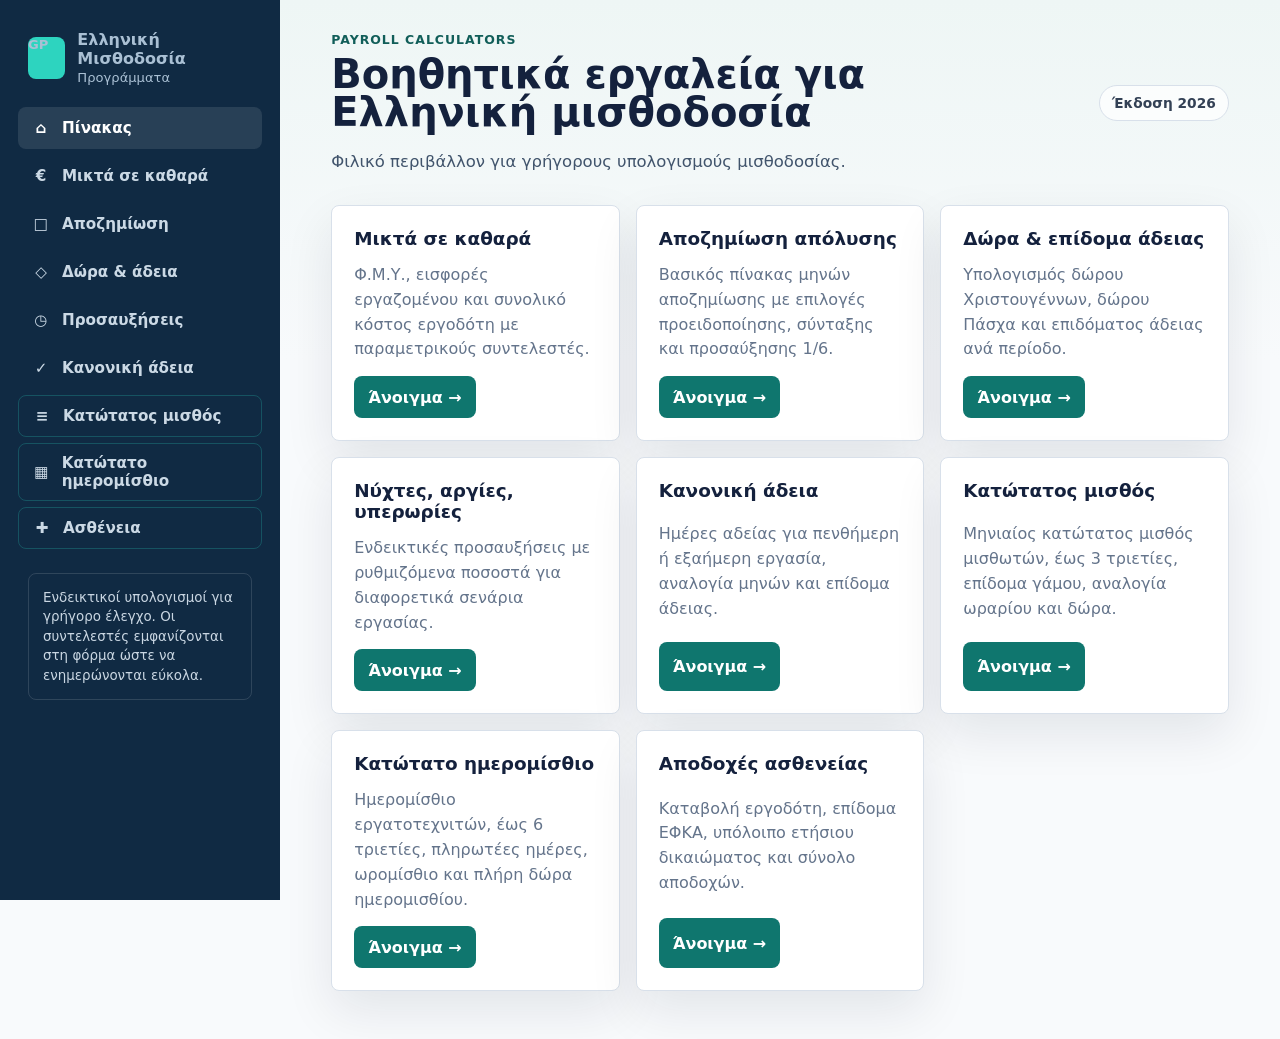
<file: index.html>
<!doctype html>
<html lang="el">

<head>
  <meta charset="utf-8">
  <meta name="viewport" content="width=device-width, initial-scale=1">
  <title>Greek Payroll</title>
  <link rel="stylesheet" href="assets/styles.css">
</head>

<body data-page="index">
  <div class="app-shell">
    <aside class="sidebar">
      <a class="brand" href="index.html">
        <span class="brand-mark">GP</span>
        <span><strong>Ελληνική Μισθοδοσία</strong><span>Προγράμματα</span></span>
      </a>
      <nav class="nav-list" aria-label="Κύρια πλοήγηση">
        <a class="nav-link" data-page="index" href="index.html"><span class="nav-icon">⌂</span> Πίνακας</a>
        <a class="nav-link" data-page="salary" href="salary.html"><span class="nav-icon">€</span> Μικτά σε καθαρά</a>
        <a class="nav-link" data-page="severance" href="severance.html"><span class="nav-icon">□</span> Αποζημίωση</a>
        <a class="nav-link" data-page="gifts" href="gifts.html"><span class="nav-icon">◇</span> Δώρα & άδεια</a>
        <a class="nav-link" data-page="overtime" href="overtime.html"><span class="nav-icon">◷</span> Προσαυξήσεις</a>
        <a class="nav-link" data-page="leave" href="leave.html"><span class="nav-icon">✓</span> Κανονική άδεια</a>
        <a class="nav-link is-new" data-page="minimumSalary" href="minimum.html"><span class="nav-icon">≡</span>
          Κατώτατος μισθός</a>
        <a class="nav-link is-new" data-page="minimumDaily" href="minimum-daily.html"><span class="nav-icon">▦</span>
          Κατώτατο ημερομίσθιο</a>
        <a class="nav-link is-new" data-page="sickness" href="sickness.html"><span class="nav-icon">✚</span>
          Ασθένεια</a>
      </nav>
      <p class="sidebar-note">Ενδεικτικοί υπολογισμοί για γρήγορο έλεγχο. Οι συντελεστές εμφανίζονται στη φόρμα ώστε να
        ενημερώνονται εύκολα.</p>
    </aside>
    <main class="content">
      <div class="topbar">
        <div>
          <p class="eyebrow">Payroll calculators</p>
          <h1>Βοηθητικά εργαλεία για Ελληνική μισθοδοσία</h1>
          <p class="page-copy">Φιλικό περιβάλλον για γρήγορους υπολογισμούς μισθοδοσίας.</p>
        </div>
        <span class="pill">Έκδοση 2026</span>
      </div>

      <section class="dashboard-grid" aria-label="Υπολογιστές">
        <a class="tool-card" href="salary.html">
          <h2>Μικτά σε καθαρά</h2>
          <p>Φ.Μ.Υ., εισφορές εργαζομένου και συνολικό κόστος εργοδότη με παραμετρικούς συντελεστές.</p>
          <span class="card-action">Άνοιγμα →</span>
        </a>
        <a class="tool-card" href="severance.html">
          <h2>Αποζημίωση απόλυσης</h2>
          <p>Βασικός πίνακας μηνών αποζημίωσης με επιλογές προειδοποίησης, σύνταξης και προσαύξησης 1/6.</p>
          <span class="card-action">Άνοιγμα →</span>
        </a>
        <a class="tool-card" href="gifts.html">
          <h2>Δώρα & επίδομα άδειας</h2>
          <p>Υπολογισμός δώρου Χριστουγέννων, δώρου Πάσχα και επιδόματος άδειας ανά περίοδο.</p>
          <span class="card-action">Άνοιγμα →</span>
        </a>
        <a class="tool-card" href="overtime.html">
          <h2>Νύχτες, αργίες, υπερωρίες</h2>
          <p>Ενδεικτικές προσαυξήσεις με ρυθμιζόμενα ποσοστά για διαφορετικά σενάρια εργασίας.</p>
          <span class="card-action">Άνοιγμα →</span>
        </a>
        <a class="tool-card" href="leave.html">
          <h2>Κανονική άδεια</h2>
          <p>Ημέρες αδείας για πενθήμερη ή εξαήμερη εργασία, αναλογία μηνών και επίδομα άδειας.</p>
          <span class="card-action">Άνοιγμα →</span>
        </a>
        <a class="tool-card" href="minimum.html">
          <h2>Κατώτατος μισθός</h2>
          <p>Μηνιαίος κατώτατος μισθός μισθωτών, έως 3 τριετίες, επίδομα γάμου, αναλογία ωραρίου και δώρα.</p>
          <span class="card-action">Άνοιγμα →</span>
        </a>
        <a class="tool-card" href="minimum-daily.html">
          <h2>Κατώτατο ημερομίσθιο</h2>
          <p>Ημερομίσθιο εργατοτεχνιτών, έως 6 τριετίες, πληρωτέες ημέρες, ωρομίσθιο και πλήρη δώρα ημερομισθίου.</p>
          <span class="card-action">Άνοιγμα →</span>
        </a>
        <a class="tool-card" href="sickness.html">
          <h2>Αποδοχές ασθενείας</h2>
          <p>Καταβολή εργοδότη, επίδομα ΕΦΚΑ, υπόλοιπο ετήσιου δικαιώματος και σύνολο αποδοχών.</p>
          <span class="card-action">Άνοιγμα →</span>
        </a>
      </section>
    </main>
  </div>
  <script src="assets/config.js"></script>
  <script src="assets/miscalc.js"></script>
  <script src="assets/app.js"></script>
</body>

</html>
</file>
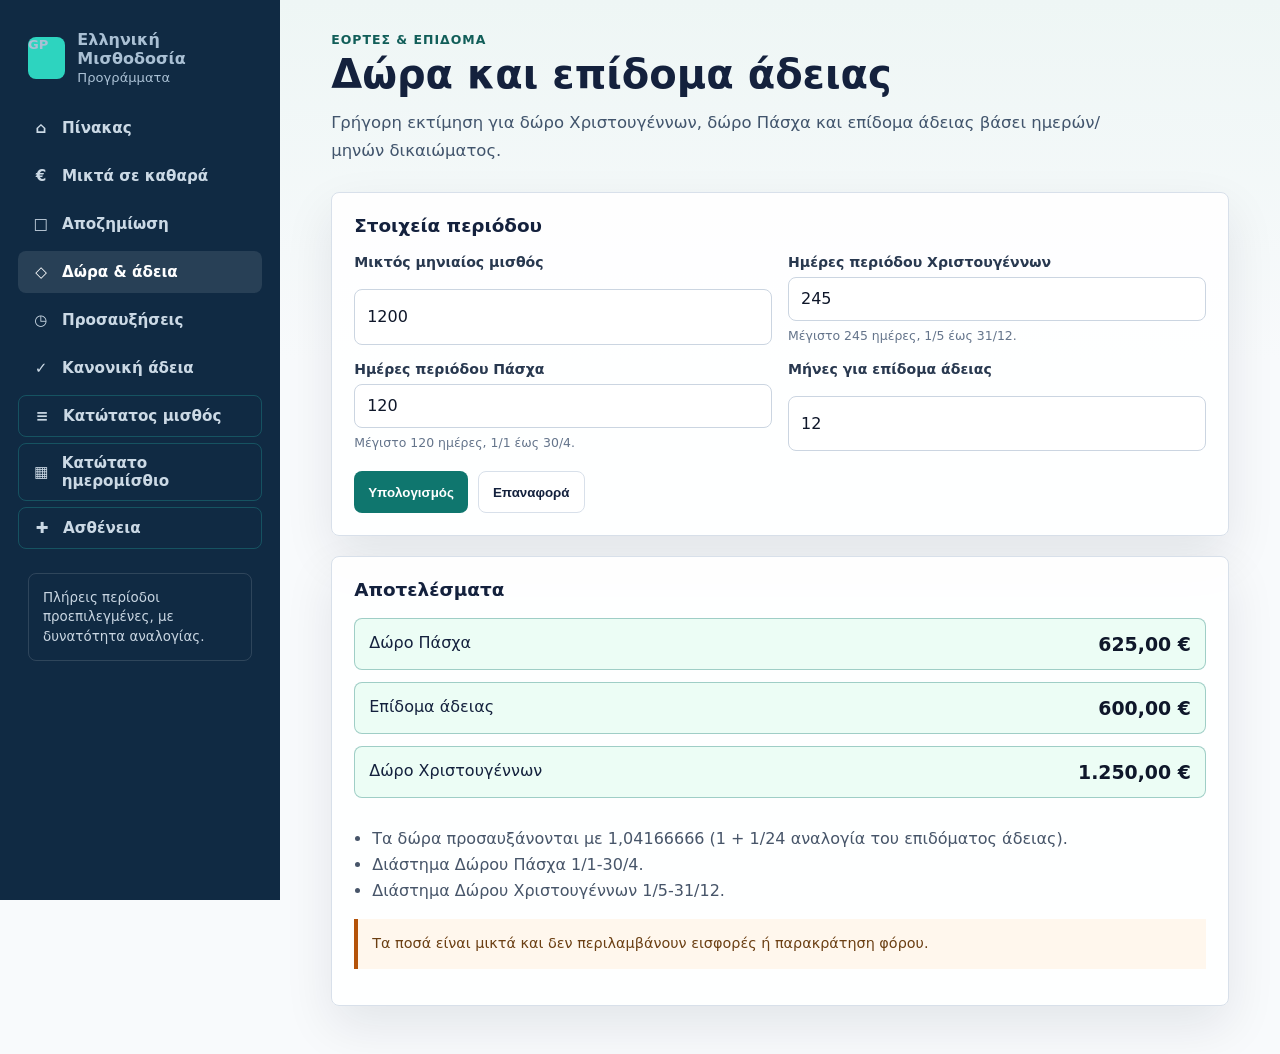
<file: gifts.html>
<!doctype html>
<html lang="el">

<head>
  <meta charset="utf-8">
  <meta name="viewport" content="width=device-width, initial-scale=1">
  <title>Δώρα & άδεια | Greek Payroll</title>
  <link rel="stylesheet" href="assets/styles.css">
</head>

<body data-page="gifts">
  <div class="app-shell">
    <aside class="sidebar">
      <a class="brand" href="index.html"><span class="brand-mark">GP</span><span><strong>Ελληνική
            Μισθοδοσία</strong><span>Προγράμματα</span></span></a>
      <nav class="nav-list" aria-label="Κύρια πλοήγηση">
        <a class="nav-link" data-page="index" href="index.html"><span class="nav-icon">⌂</span> Πίνακας</a><a
          class="nav-link" data-page="salary" href="salary.html"><span class="nav-icon">€</span> Μικτά σε καθαρά</a><a
          class="nav-link" data-page="severance" href="severance.html"><span class="nav-icon">□</span> Αποζημίωση</a><a
          class="nav-link" data-page="gifts" href="gifts.html"><span class="nav-icon">◇</span> Δώρα & άδεια</a><a
          class="nav-link" data-page="overtime" href="overtime.html"><span class="nav-icon">◷</span> Προσαυξήσεις</a><a
          class="nav-link" data-page="leave" href="leave.html"><span class="nav-icon">✓</span> Κανονική άδεια</a><a
          class="nav-link is-new" data-page="minimumSalary" href="minimum.html"><span class="nav-icon">≡</span>
          Κατώτατος μισθός</a>
        <a class="nav-link is-new" data-page="minimumDaily" href="minimum-daily.html"><span class="nav-icon">▦</span>
          Κατώτατο ημερομίσθιο</a><a class="nav-link is-new" data-page="sickness" href="sickness.html"><span
            class="nav-icon">✚</span> Ασθένεια</a>
      </nav>
      <p class="sidebar-note">Πλήρεις περίοδοι προεπιλεγμένες, με δυνατότητα αναλογίας.</p>
    </aside>
    <main class="content">
      <p class="eyebrow">Εορτές & επίδομα</p>
      <h1>Δώρα και επίδομα άδειας</h1>
      <p class="page-copy">Γρήγορη εκτίμηση για δώρο Χριστουγέννων, δώρο Πάσχα και επίδομα άδειας βάσει ημερών/μηνών
        δικαιώματος.</p>
      <section class="calculator-layout">
        <form class="panel" id="calculatorForm" data-calculator="gifts">
          <h2>Στοιχεία περιόδου</h2>
          <div class="form-grid">
            <div class="field"><label for="gross">Μικτός μηνιαίος μισθός</label><input id="gross" type="number" min="0"
                step="0.01" value="1200"></div>
            <div class="field"><label for="christmasDays">Ημέρες περιόδου Χριστουγέννων</label><input id="christmasDays"
                type="number" min="0" max="245" step="1" value="245"><span class="hint">Μέγιστο 245 ημέρες, 1/5 έως
                31/12.</span></div>
            <div class="field"><label for="easterDays">Ημέρες περιόδου Πάσχα</label><input id="easterDays" type="number"
                min="0" max="120" step="1" value="120"><span class="hint">Μέγιστο 120 ημέρες, 1/1 έως 30/4.</span></div>
            <div class="field"><label for="leaveMonths">Μήνες για επίδομα άδειας</label><input id="leaveMonths"
                type="number" min="0" max="12" step="0.5" value="12"></div>
          </div>
          <div class="actions"><button type="submit">Υπολογισμός</button><button class="secondary"
              type="reset">Επαναφορά</button></div>
        </form>
        <aside class="panel">
          <h2>Αποτελέσματα</h2>
          <div class="result-stack" id="results"></div>
          <p class="source-box">Τα ποσά είναι μικτά και δεν περιλαμβάνουν
            εισφορές ή παρακράτηση φόρου.</p>
        </aside>
      </section>
    </main>
  </div>
  <script src="assets/config.js"></script>
  <script src="assets/miscalc.js"></script>
  <script src="assets/app.js"></script>
</body>

</html>
</file>
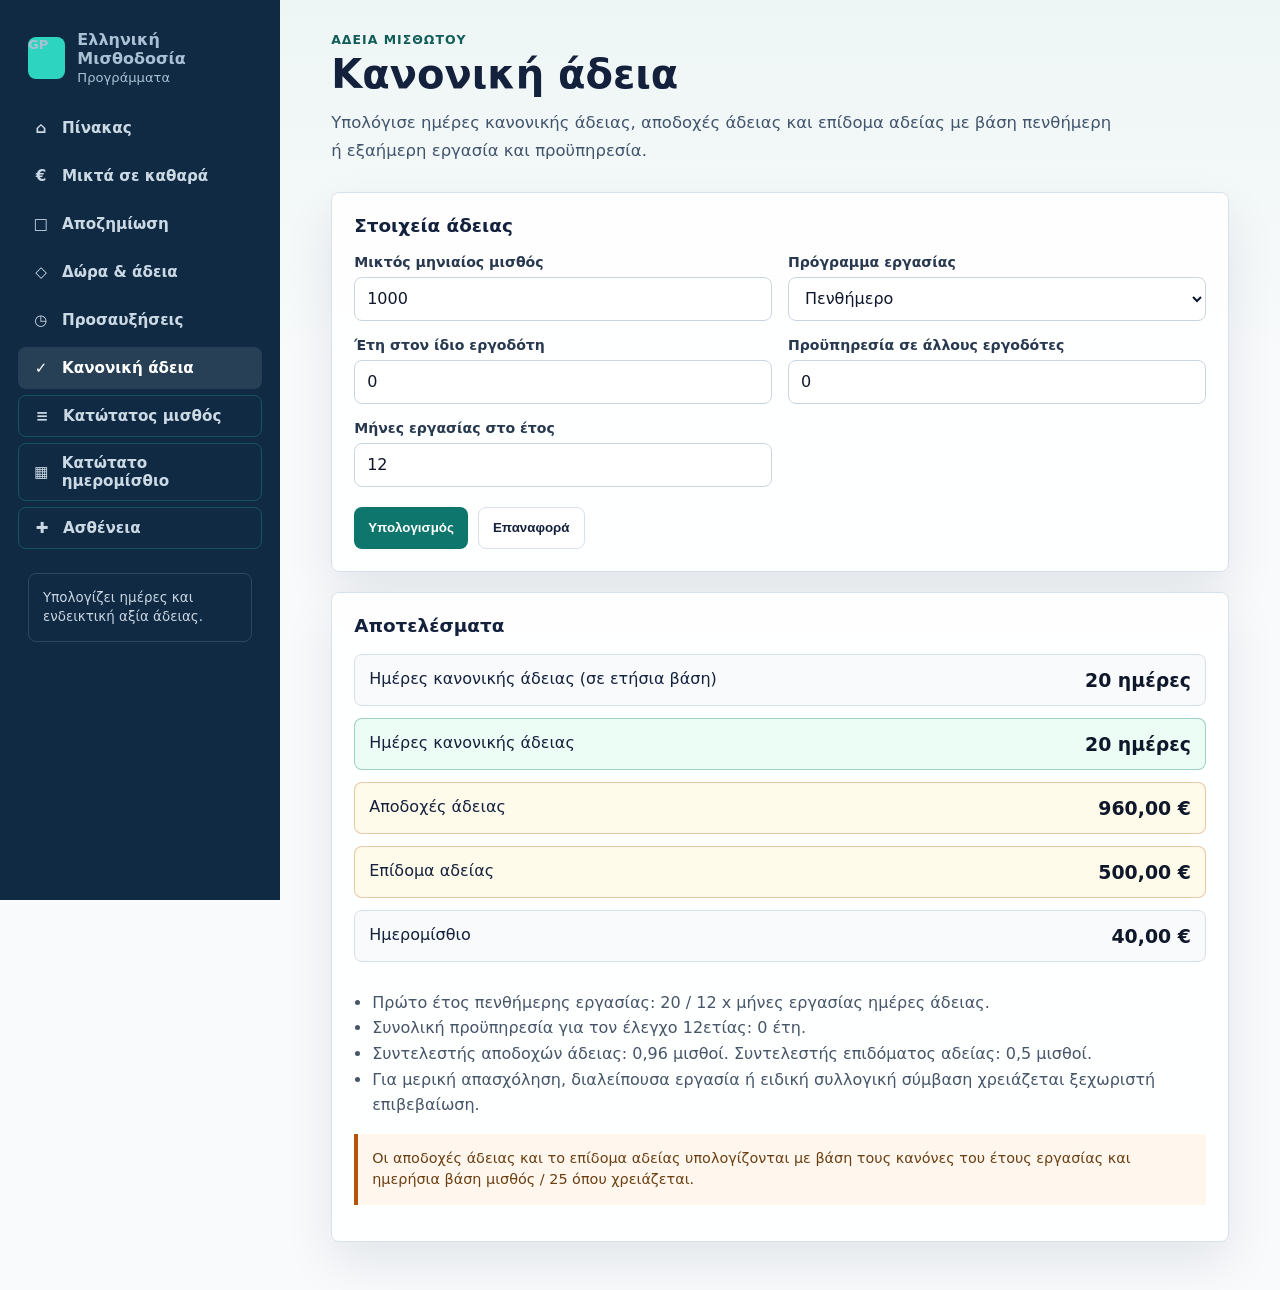
<file: leave.html>
<!doctype html>
<html lang="el">

<head>
  <meta charset="utf-8">
  <meta name="viewport" content="width=device-width, initial-scale=1">
  <title>Κανονική άδεια | Greek Payroll</title>
  <link rel="stylesheet" href="assets/styles.css">
</head>

<body data-page="leave">
  <div class="app-shell">
    <aside class="sidebar">
      <a class="brand" href="index.html"><span class="brand-mark">GP</span><span><strong>Ελληνική
            Μισθοδοσία</strong><span>Προγράμματα</span></span></a>
      <nav class="nav-list" aria-label="Κύρια πλοήγηση">
        <a class="nav-link" data-page="index" href="index.html"><span class="nav-icon">⌂</span> Πίνακας</a><a
          class="nav-link" data-page="salary" href="salary.html"><span class="nav-icon">€</span> Μικτά σε καθαρά</a><a
          class="nav-link" data-page="severance" href="severance.html"><span class="nav-icon">□</span> Αποζημίωση</a><a
          class="nav-link" data-page="gifts" href="gifts.html"><span class="nav-icon">◇</span> Δώρα & άδεια</a><a
          class="nav-link" data-page="overtime" href="overtime.html"><span class="nav-icon">◷</span> Προσαυξήσεις</a><a
          class="nav-link" data-page="leave" href="leave.html"><span class="nav-icon">✓</span> Κανονική άδεια</a><a
          class="nav-link is-new" data-page="minimumSalary" href="minimum.html"><span class="nav-icon">≡</span>
          Κατώτατος μισθός</a>
        <a class="nav-link is-new" data-page="minimumDaily" href="minimum-daily.html"><span class="nav-icon">▦</span>
          Κατώτατο ημερομίσθιο</a><a class="nav-link is-new" data-page="sickness" href="sickness.html"><span
            class="nav-icon">✚</span> Ασθένεια</a>
      </nav>
      <p class="sidebar-note">Υπολογίζει ημέρες και ενδεικτική αξία άδειας.</p>
    </aside>
    <main class="content">
      <p class="eyebrow">Άδεια μισθωτού</p>
      <h1>Κανονική άδεια</h1>
      <p class="page-copy">Υπολόγισε ημέρες κανονικής άδειας, αποδοχές άδειας και επίδομα αδείας με βάση πενθήμερη ή
        εξαήμερη εργασία και προϋπηρεσία.</p>
      <section class="calculator-layout">
        <form class="panel" id="calculatorForm" data-calculator="leave">
          <h2>Στοιχεία άδειας</h2>
          <div class="form-grid">
            <div class="field"><label for="gross">Μικτός μηνιαίος μισθός</label><input id="gross" type="number" min="0"
                step="0.01" value="1000"></div>
            <div class="field"><label for="schedule">Πρόγραμμα εργασίας</label><select id="schedule">
                <option value="5">Πενθήμερο</option>
                <option value="6">Εξαήμερο</option>
              </select></div>
            <div class="field"><label for="yearsSame">Έτη στον ίδιο εργοδότη</label><input id="yearsSame" type="number"
                min="0" step="0.1" value="0"></div>
            <div class="field"><label for="yearsTotal">Προϋπηρεσία σε άλλους εργοδότες</label><input id="yearsTotal"
                type="number" min="0" step="0.1" value="0"></div>
            <div class="field"><label for="monthsWorked">Μήνες εργασίας στο έτος</label><input id="monthsWorked"
                type="number" min="0" max="12" step="0.5" value="12"></div>
          </div>
          <div class="actions"><button type="submit">Υπολογισμός</button><button class="secondary"
              type="reset">Επαναφορά</button></div>
        </form>
        <aside class="panel">
          <h2>Αποτελέσματα</h2>
          <div class="result-stack" id="results"></div>
          <p class="source-box">Οι αποδοχές άδειας και το επίδομα αδείας υπολογίζονται με βάση τους κανόνες του έτους
            εργασίας και ημερήσια βάση μισθός / 25 όπου χρειάζεται.</p>
        </aside>
      </section>
    </main>
  </div>
  <script src="assets/config.js"></script>
  <script src="assets/miscalc.js"></script>
  <script src="assets/app.js"></script>
</body>

</html>
</file>
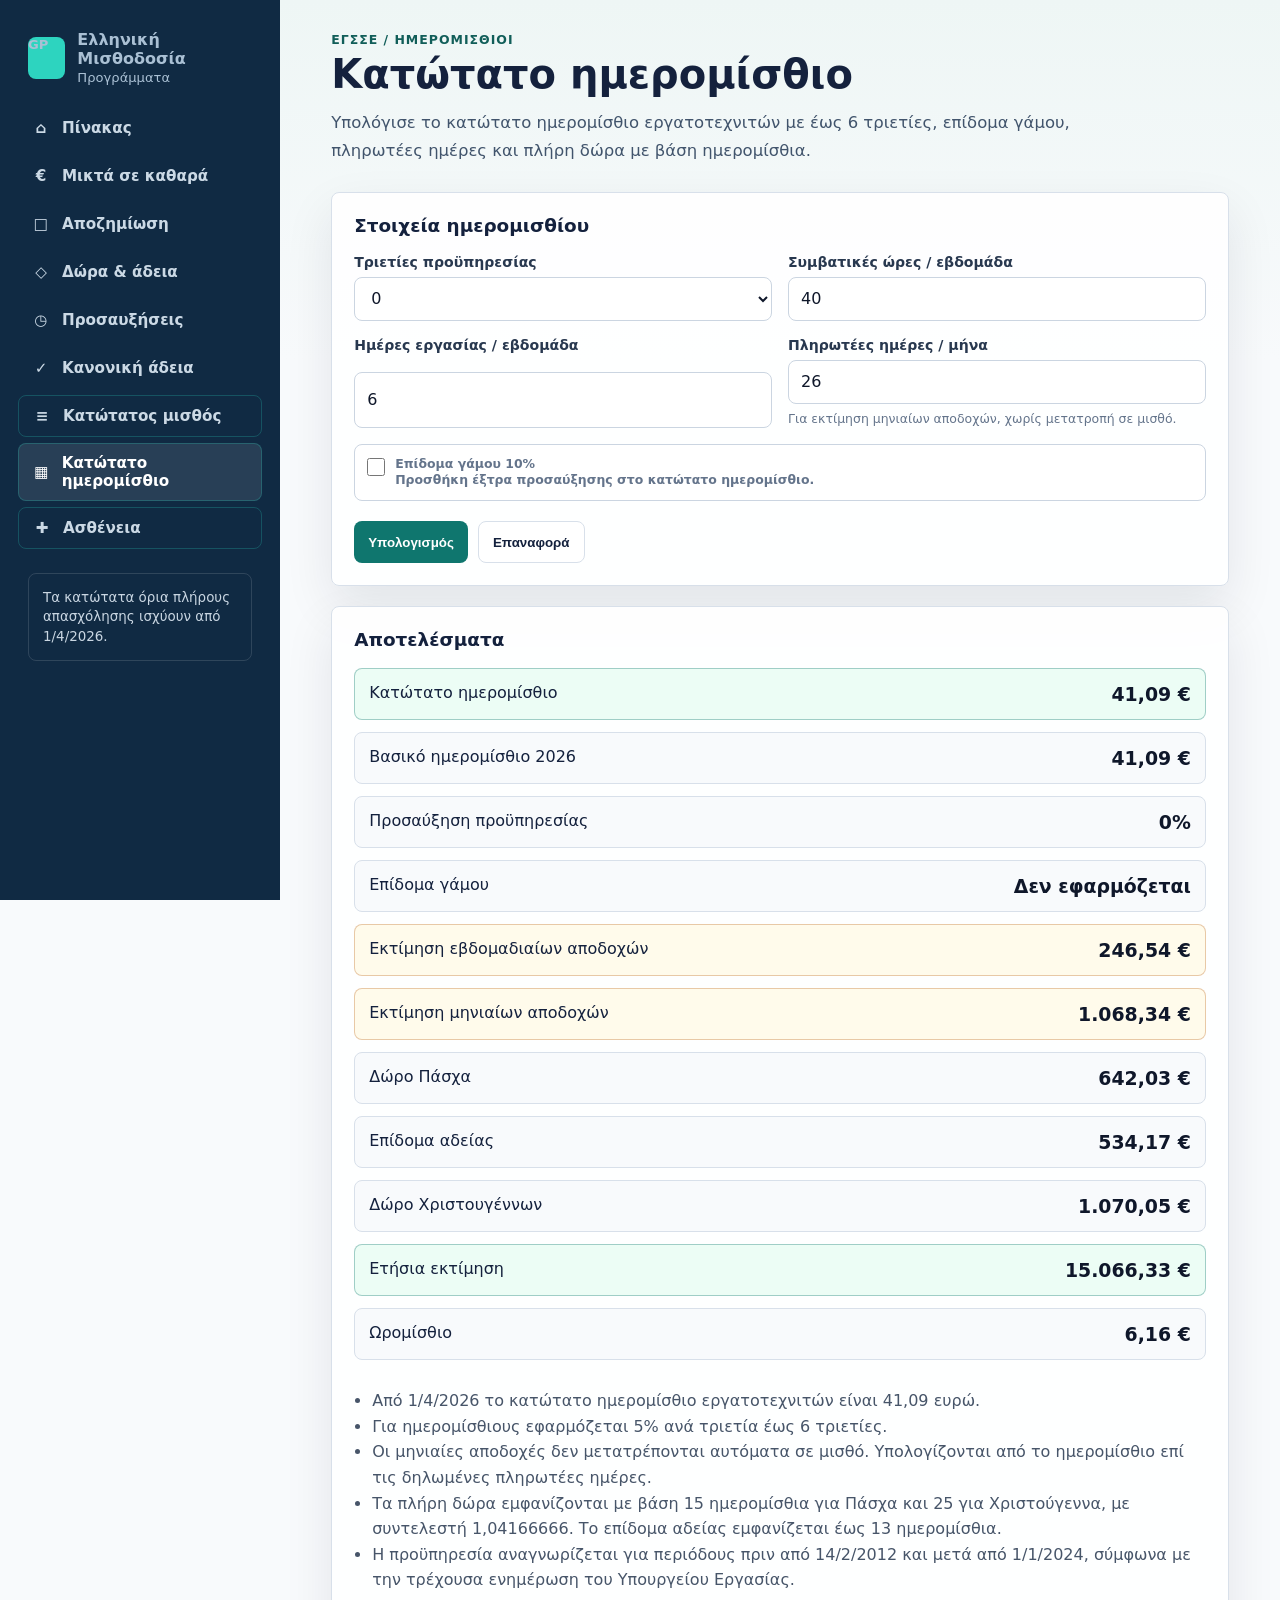
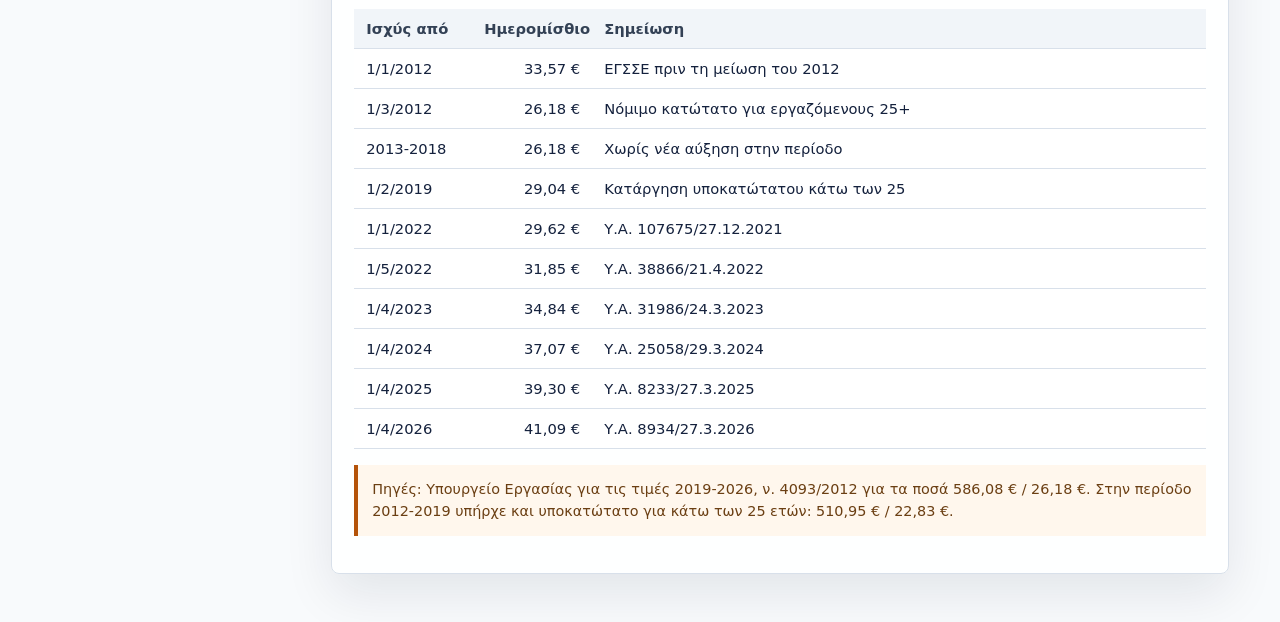
<file: minimum-daily.html>
<!doctype html>
<html lang="el">

<head>
  <meta charset="utf-8">
  <meta name="viewport" content="width=device-width, initial-scale=1">
  <title>Κατώτατο ημερομίσθιο | Greek Payroll</title>
  <link rel="stylesheet" href="assets/styles.css">
</head>

<body data-page="minimumDaily">
  <div class="app-shell">
    <aside class="sidebar">
      <a class="brand" href="index.html"><span class="brand-mark">GP</span><span><strong>Ελληνική
            Μισθοδοσία</strong><span>Προγράμματα</span></span></a>
      <nav class="nav-list" aria-label="Κύρια πλοήγηση">
        <a class="nav-link" data-page="index" href="index.html"><span class="nav-icon">⌂</span> Πίνακας</a>
        <a class="nav-link" data-page="salary" href="salary.html"><span class="nav-icon">€</span> Μικτά σε καθαρά</a>
        <a class="nav-link" data-page="severance" href="severance.html"><span class="nav-icon">□</span> Αποζημίωση</a>
        <a class="nav-link" data-page="gifts" href="gifts.html"><span class="nav-icon">◇</span> Δώρα & άδεια</a>
        <a class="nav-link" data-page="overtime" href="overtime.html"><span class="nav-icon">◷</span> Προσαυξήσεις</a>
        <a class="nav-link" data-page="leave" href="leave.html"><span class="nav-icon">✓</span> Κανονική άδεια</a>
        <a class="nav-link is-new" data-page="minimumSalary" href="minimum.html"><span class="nav-icon">≡</span>
          Κατώτατος μισθός</a>
        <a class="nav-link is-new" data-page="minimumDaily" href="minimum-daily.html"><span class="nav-icon">▦</span>
          Κατώτατο ημερομίσθιο</a>
        <a class="nav-link is-new" data-page="sickness" href="sickness.html"><span class="nav-icon">✚</span>
          Ασθένεια</a>
      </nav>
      <p class="sidebar-note">Τα κατώτατα όρια πλήρους απασχόλησης ισχύουν από 1/4/2026.</p>
    </aside>
    <main class="content">
      <p class="eyebrow">ΕΓΣΣΕ / Ημερομίσθιοι</p>
      <h1>Κατώτατο ημερομίσθιο</h1>
      <p class="page-copy">Υπολόγισε το κατώτατο ημερομίσθιο εργατοτεχνιτών με έως 6 τριετίες, επίδομα γάμου, πληρωτέες
        ημέρες και πλήρη δώρα με βάση ημερομίσθια.</p>
      <section class="calculator-layout">
        <form class="panel" id="calculatorForm" data-calculator="minimumDaily">
          <h2>Στοιχεία ημερομισθίου</h2>
          <div class="form-grid">
            <div class="field">
              <label for="triennials">Τριετίες προϋπηρεσίας</label>
              <select id="triennials">
                <option value="0">0</option>
                <option value="1">1</option>
                <option value="2">2</option>
                <option value="3">3</option>
                <option value="4">4</option>
                <option value="5">5</option>
                <option value="6">6</option>
              </select>
            </div>
            <div class="field"><label for="weeklyHours">Συμβατικές ώρες / εβδομάδα</label><input id="weeklyHours"
                type="number" min="0" max="40" step="0.5" value="40"></div>
            <div class="field"><label for="weeklyDays">Ημέρες εργασίας / εβδομάδα</label><input id="weeklyDays"
                type="number" min="0" max="6" step="0.5" value="6"></div>
            <div class="field"><label for="paidDaysMonth">Πληρωτέες ημέρες / μήνα</label><input id="paidDaysMonth"
                type="number" min="0" max="31" step="0.5" value="26"><span class="hint">Για εκτίμηση μηνιαίων αποδοχών,
                χωρίς μετατροπή σε μισθό.</span></div>
            <div class="field full">
              <label class="check-field" for="marriageAllowance">
                <input id="marriageAllowance" type="checkbox">
                <span><strong>Επίδομα γάμου 10%</strong><br>Προσθήκη έξτρα προσαύξησης στο κατώτατο ημερομίσθιο.</span>
              </label>
            </div>
          </div>
          <div class="actions"><button type="submit">Υπολογισμός</button><button class="secondary"
              type="reset">Επαναφορά</button></div>
        </form>
        <aside class="panel">
          <h2>Αποτελέσματα</h2>
          <div class="result-stack" id="results"></div>
          <div class="table-wrap history-table-wrap">
            <table class="history-table history-table-daily">
              <thead>
                <tr>
                  <th>Ισχύς από</th>
                  <th>Ημερομίσθιο</th>
                  <th>Σημείωση</th>
                </tr>
              </thead>
              <tbody>
                <tr>
                  <td>1/1/2012</td>
                  <td>33,57 €</td>
                  <td>ΕΓΣΣΕ πριν τη μείωση του 2012</td>
                </tr>
                <tr>
                  <td>1/3/2012</td>
                  <td>26,18 €</td>
                  <td>Νόμιμο κατώτατο για εργαζόμενους 25+</td>
                </tr>
                <tr>
                  <td>2013-2018</td>
                  <td>26,18 €</td>
                  <td>Χωρίς νέα αύξηση στην περίοδο</td>
                </tr>
                <tr>
                  <td>1/2/2019</td>
                  <td>29,04 €</td>
                  <td>Κατάργηση υποκατώτατου κάτω των 25</td>
                </tr>
                <tr>
                  <td>1/1/2022</td>
                  <td>29,62 €</td>
                  <td>Υ.Α. 107675/27.12.2021</td>
                </tr>
                <tr>
                  <td>1/5/2022</td>
                  <td>31,85 €</td>
                  <td>Υ.Α. 38866/21.4.2022</td>
                </tr>
                <tr>
                  <td>1/4/2023</td>
                  <td>34,84 €</td>
                  <td>Υ.Α. 31986/24.3.2023</td>
                </tr>
                <tr>
                  <td>1/4/2024</td>
                  <td>37,07 €</td>
                  <td>Υ.Α. 25058/29.3.2024</td>
                </tr>
                <tr>
                  <td>1/4/2025</td>
                  <td>39,30 €</td>
                  <td>Υ.Α. 8233/27.3.2025</td>
                </tr>
                <tr>
                  <td>1/4/2026</td>
                  <td>41,09 €</td>
                  <td>Υ.Α. 8934/27.3.2026</td>
                </tr>
              </tbody>
            </table>
          </div>
          <p class="source-box">Πηγές: Υπουργείο Εργασίας για τις τιμές 2019-2026, ν. 4093/2012 για τα ποσά 586,08 € /
            26,18 €. Στην περίοδο 2012-2019 υπήρχε και υποκατώτατο για κάτω των 25 ετών: 510,95 € / 22,83 €.</p>
        </aside>
      </section>
    </main>
  </div>
  <script src="assets/config.js"></script>
  <script src="assets/miscalc.js"></script>
  <script src="assets/app.js"></script>
</body>

</html>
</file>
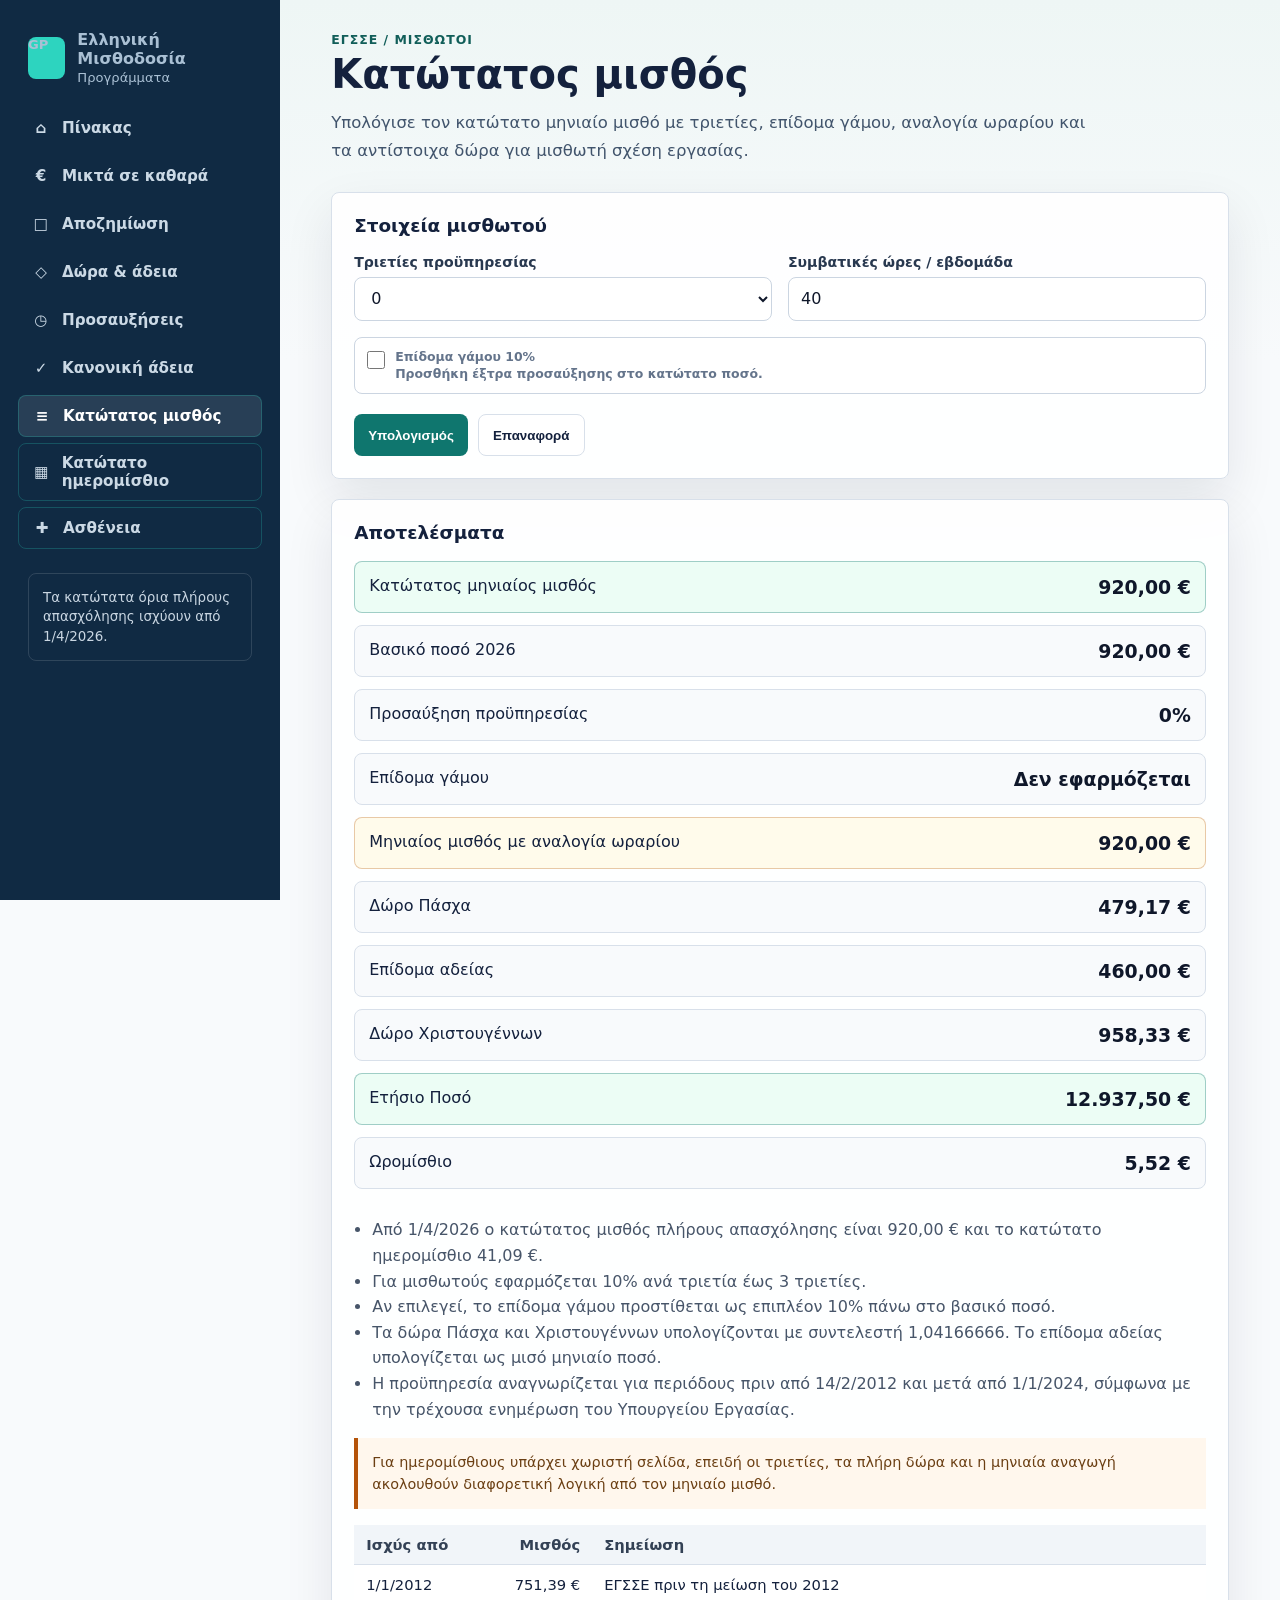
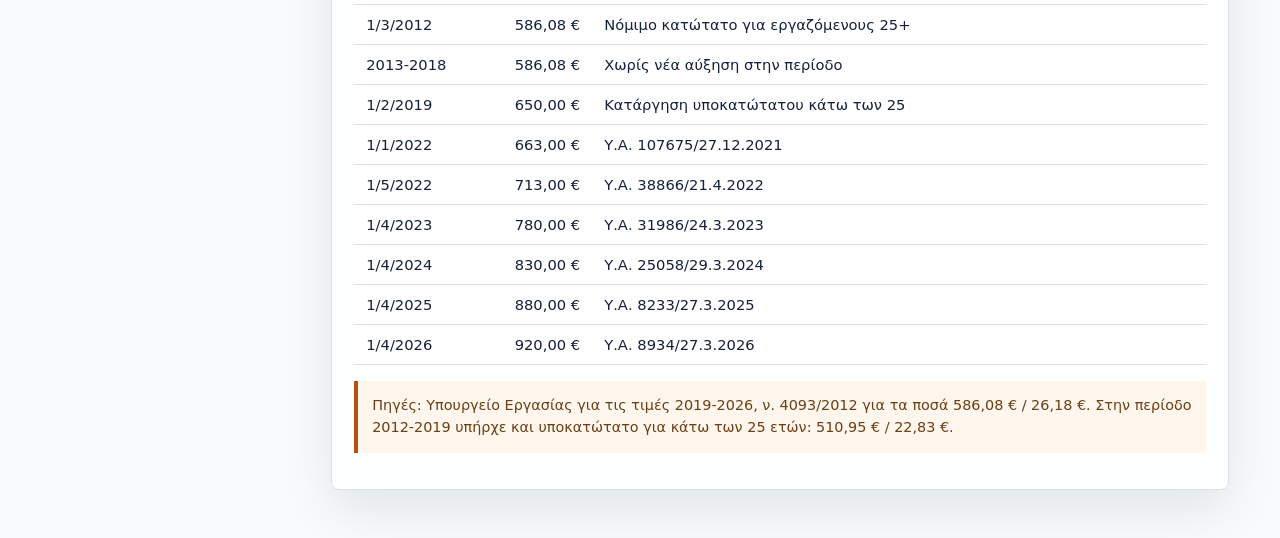
<file: minimum.html>
<!doctype html>
<html lang="el">

<head>
  <meta charset="utf-8">
  <meta name="viewport" content="width=device-width, initial-scale=1">
  <title>Κατώτατος μισθός | Greek Payroll</title>
  <link rel="stylesheet" href="assets/styles.css">
</head>

<body data-page="minimumSalary">
  <div class="app-shell">
    <aside class="sidebar">
      <a class="brand" href="index.html"><span class="brand-mark">GP</span><span><strong>Ελληνική
            Μισθοδοσία</strong><span>Προγράμματα</span></span></a>
      <nav class="nav-list" aria-label="Κύρια πλοήγηση">
        <a class="nav-link" data-page="index" href="index.html"><span class="nav-icon">⌂</span> Πίνακας</a>
        <a class="nav-link" data-page="salary" href="salary.html"><span class="nav-icon">€</span> Μικτά σε καθαρά</a>
        <a class="nav-link" data-page="severance" href="severance.html"><span class="nav-icon">□</span> Αποζημίωση</a>
        <a class="nav-link" data-page="gifts" href="gifts.html"><span class="nav-icon">◇</span> Δώρα & άδεια</a>
        <a class="nav-link" data-page="overtime" href="overtime.html"><span class="nav-icon">◷</span> Προσαυξήσεις</a>
        <a class="nav-link" data-page="leave" href="leave.html"><span class="nav-icon">✓</span> Κανονική άδεια</a>
        <a class="nav-link is-new" data-page="minimumSalary" href="minimum.html"><span class="nav-icon">≡</span>
          Κατώτατος μισθός</a>
        <a class="nav-link is-new" data-page="minimumDaily" href="minimum-daily.html"><span class="nav-icon">▦</span>
          Κατώτατο ημερομίσθιο</a>
        <a class="nav-link is-new" data-page="sickness" href="sickness.html"><span class="nav-icon">✚</span>
          Ασθένεια</a>
      </nav>
      <p class="sidebar-note">Τα κατώτατα όρια πλήρους απασχόλησης ισχύουν από 1/4/2026.</p>
    </aside>
    <main class="content">
      <p class="eyebrow">ΕΓΣΣΕ / Μισθωτοί</p>
      <h1>Κατώτατος μισθός</h1>
      <p class="page-copy">Υπολόγισε τον κατώτατο μηνιαίο μισθό με τριετίες, επίδομα γάμου, αναλογία ωραρίου και τα
        αντίστοιχα δώρα για μισθωτή σχέση εργασίας.</p>
      <section class="calculator-layout">
        <form class="panel" id="calculatorForm" data-calculator="minimumSalary">
          <h2>Στοιχεία μισθωτού</h2>
          <div class="form-grid">
            <div class="field">
              <label for="triennials">Τριετίες προϋπηρεσίας</label>
              <select id="triennials">
                <option value="0">0</option>
                <option value="1">1</option>
                <option value="2">2</option>
                <option value="3">3</option>
              </select>
            </div>
            <div class="field"><label for="weeklyHours">Συμβατικές ώρες / εβδομάδα</label><input id="weeklyHours"
                type="number" min="0" max="40" step="0.5" value="40"></div>
            <div class="field full">
              <label class="check-field" for="marriageAllowance">
                <input id="marriageAllowance" type="checkbox">
                <span><strong>Επίδομα γάμου 10%</strong><br>Προσθήκη έξτρα προσαύξησης στο κατώτατο ποσό.</span>
              </label>
            </div>
          </div>
          <div class="actions"><button type="submit">Υπολογισμός</button><button class="secondary"
              type="reset">Επαναφορά</button></div>
        </form>
        <aside class="panel">
          <h2>Αποτελέσματα</h2>
          <div class="result-stack" id="results"></div>
          <p class="source-box">Για ημερομίσθιους υπάρχει χωριστή σελίδα, επειδή οι τριετίες, τα πλήρη δώρα και η
            μηνιαία αναγωγή ακολουθούν διαφορετική λογική από τον μηνιαίο μισθό.</p>
          <div class="table-wrap history-table-wrap">
            <table class="history-table history-table-salary">
              <thead>
                <tr>
                  <th>Ισχύς από</th>
                  <th>Μισθός</th>
                  <th>Σημείωση</th>
                </tr>
              </thead>
              <tbody>
                <tr>
                  <td>1/1/2012</td>
                  <td>751,39 €</td>
                  <td>ΕΓΣΣΕ πριν τη μείωση του 2012</td>
                </tr>
                <tr>
                  <td>1/3/2012</td>
                  <td>586,08 €</td>
                  <td>Νόμιμο κατώτατο για εργαζόμενους 25+</td>
                </tr>
                <tr>
                  <td>2013-2018</td>
                  <td>586,08 €</td>
                  <td>Χωρίς νέα αύξηση στην περίοδο</td>
                </tr>
                <tr>
                  <td>1/2/2019</td>
                  <td>650,00 €</td>
                  <td>Κατάργηση υποκατώτατου κάτω των 25</td>
                </tr>
                <tr>
                  <td>1/1/2022</td>
                  <td>663,00 €</td>
                  <td>Υ.Α. 107675/27.12.2021</td>
                </tr>
                <tr>
                  <td>1/5/2022</td>
                  <td>713,00 €</td>
                  <td>Υ.Α. 38866/21.4.2022</td>
                </tr>
                <tr>
                  <td>1/4/2023</td>
                  <td>780,00 €</td>
                  <td>Υ.Α. 31986/24.3.2023</td>
                </tr>
                <tr>
                  <td>1/4/2024</td>
                  <td>830,00 €</td>
                  <td>Υ.Α. 25058/29.3.2024</td>
                </tr>
                <tr>
                  <td>1/4/2025</td>
                  <td>880,00 €</td>
                  <td>Υ.Α. 8233/27.3.2025</td>
                </tr>
                <tr>
                  <td>1/4/2026</td>
                  <td>920,00 €</td>
                  <td>Υ.Α. 8934/27.3.2026</td>
                </tr>
              </tbody>
            </table>
          </div>
          <p class="source-box">Πηγές: Υπουργείο Εργασίας για τις τιμές 2019-2026, ν. 4093/2012 για τα ποσά 586,08 € /
            26,18 €. Στην περίοδο 2012-2019 υπήρχε και υποκατώτατο για κάτω των 25 ετών: 510,95 € / 22,83 €.</p>
        </aside>
      </section>
    </main>
  </div>
  <script src="assets/config.js"></script>
  <script src="assets/miscalc.js"></script>
  <script src="assets/app.js"></script>
</body>

</html>
</file>
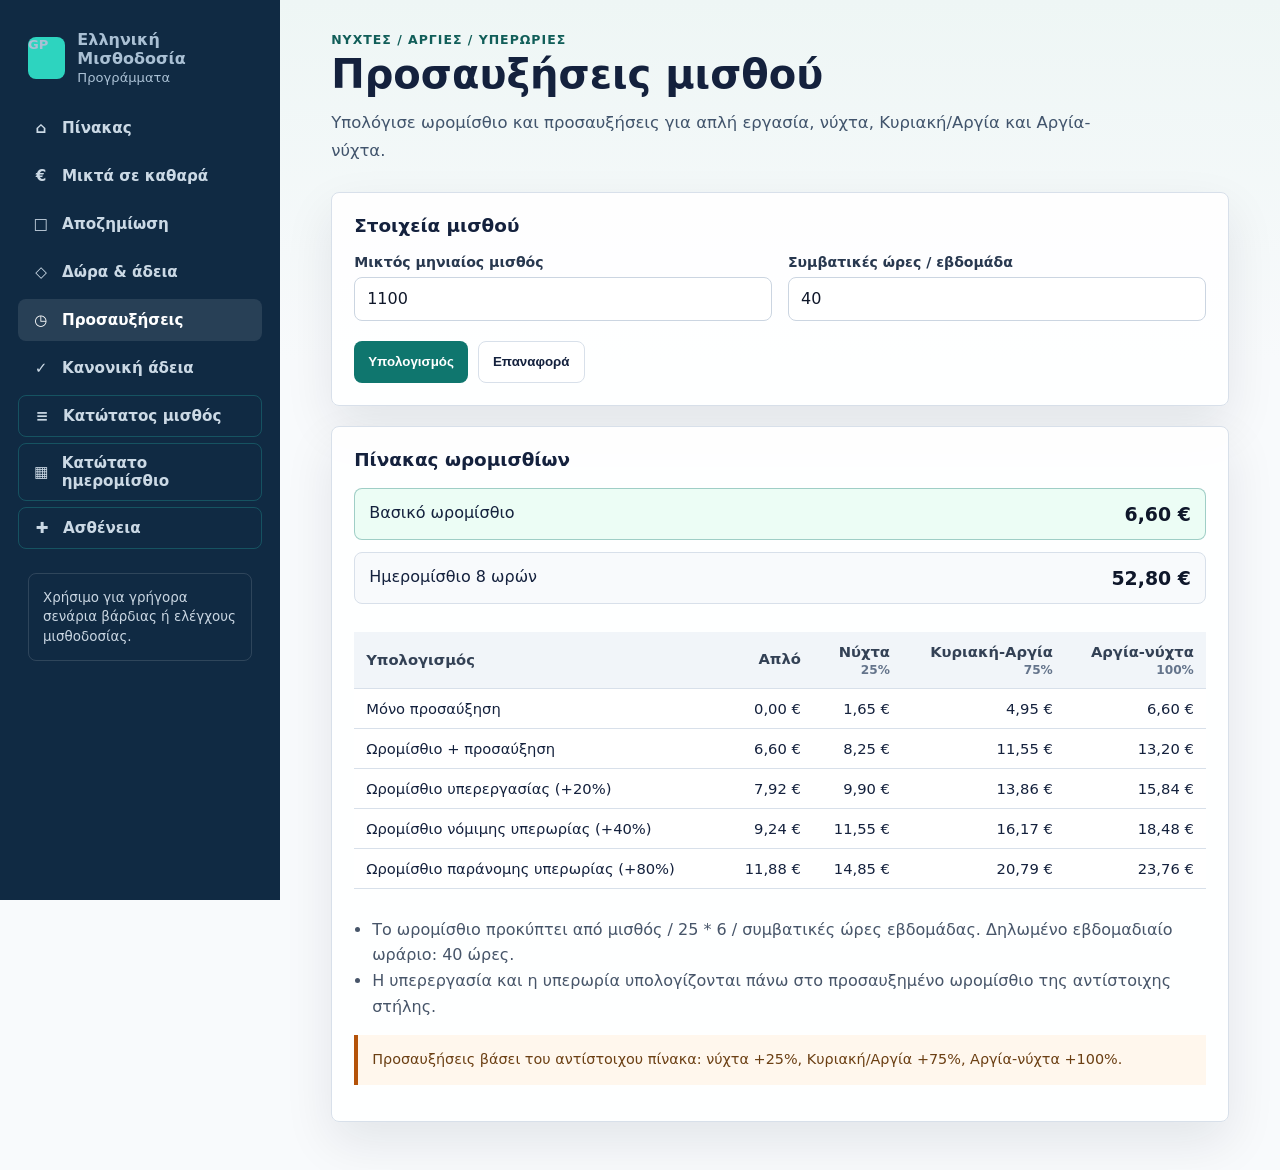
<file: overtime.html>
<!doctype html>
<html lang="el">

<head>
  <meta charset="utf-8">
  <meta name="viewport" content="width=device-width, initial-scale=1">
  <title>Προσαυξήσεις | Greek Payroll</title>
  <link rel="stylesheet" href="assets/styles.css">
</head>

<body data-page="overtime">
  <div class="app-shell">
    <aside class="sidebar">
      <a class="brand" href="index.html"><span class="brand-mark">GP</span><span><strong>Ελληνική
            Μισθοδοσία</strong><span>Προγράμματα</span></span></a>
      <nav class="nav-list" aria-label="Κύρια πλοήγηση">
        <a class="nav-link" data-page="index" href="index.html"><span class="nav-icon">⌂</span> Πίνακας</a><a
          class="nav-link" data-page="salary" href="salary.html"><span class="nav-icon">€</span> Μικτά σε καθαρά</a><a
          class="nav-link" data-page="severance" href="severance.html"><span class="nav-icon">□</span> Αποζημίωση</a><a
          class="nav-link" data-page="gifts" href="gifts.html"><span class="nav-icon">◇</span> Δώρα & άδεια</a><a
          class="nav-link" data-page="overtime" href="overtime.html"><span class="nav-icon">◷</span> Προσαυξήσεις</a><a
          class="nav-link" data-page="leave" href="leave.html"><span class="nav-icon">✓</span> Κανονική άδεια</a><a
          class="nav-link is-new" data-page="minimumSalary" href="minimum.html"><span class="nav-icon">≡</span>
          Κατώτατος μισθός</a>
        <a class="nav-link is-new" data-page="minimumDaily" href="minimum-daily.html"><span class="nav-icon">▦</span>
          Κατώτατο ημερομίσθιο</a><a class="nav-link is-new" data-page="sickness" href="sickness.html"><span
            class="nav-icon">✚</span> Ασθένεια</a>
      </nav>
      <p class="sidebar-note">Χρήσιμο για γρήγορα σενάρια βάρδιας ή ελέγχους μισθοδοσίας.</p>
    </aside>
    <main class="content">
      <p class="eyebrow">Νύχτες / αργίες / υπερωρίες</p>
      <h1>Προσαυξήσεις μισθού</h1>
      <p class="page-copy">Υπολόγισε ωρομίσθιο και προσαυξήσεις για απλή εργασία, νύχτα, Κυριακή/Αργία και Αργία-νύχτα.
      </p>
      <section class="calculator-layout">
        <form class="panel" id="calculatorForm" data-calculator="overtime">
          <h2>Στοιχεία μισθού</h2>
          <div class="form-grid">
            <div class="field"><label for="gross">Μικτός μηνιαίος μισθός</label><input id="gross" type="number" min="0"
                step="0.01" value="1100"></div>
            <div class="field"><label for="regularHours">Συμβατικές ώρες / εβδομάδα</label><input id="regularHours"
                type="number" min="0" step="0.5" value="40"></div>
          </div>
          <div class="actions"><button type="submit">Υπολογισμός</button><button class="secondary"
              type="reset">Επαναφορά</button></div>
        </form>
        <aside class="panel">
          <h2>Πίνακας ωρομισθίων</h2>
          <div class="result-stack" id="results"></div>
          <p class="source-box">Προσαυξήσεις βάσει του αντίστοιχου πίνακα: νύχτα +25%, Κυριακή/Αργία +75%, Αργία-νύχτα
            +100%.</p>
        </aside>
      </section>
    </main>
  </div>
  <script src="assets/config.js"></script>
  <script src="assets/miscalc.js"></script>
  <script src="assets/app.js"></script>
</body>

</html>
</file>
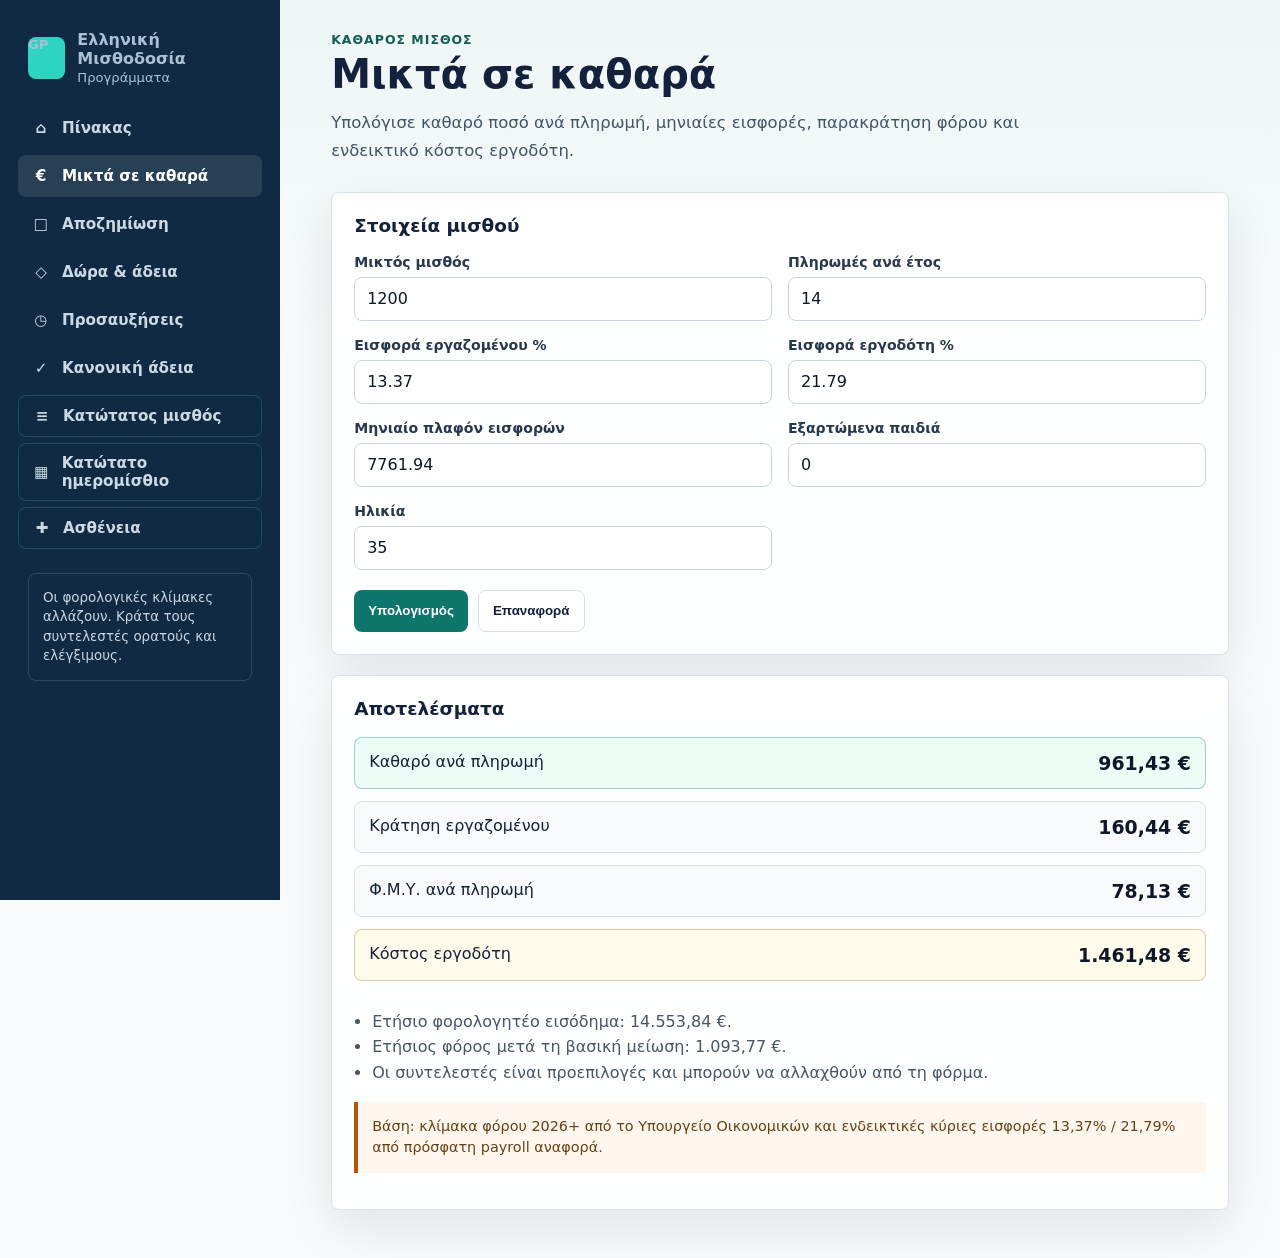
<file: salary.html>
<!doctype html>
<html lang="el">

<head>
  <meta charset="utf-8">
  <meta name="viewport" content="width=device-width, initial-scale=1">
  <title>Μικτά σε καθαρά | Greek Payroll</title>
  <link rel="stylesheet" href="assets/styles.css">
</head>

<body data-page="salary">
  <div class="app-shell">
    <aside class="sidebar">
      <a class="brand" href="index.html"><span class="brand-mark">GP</span><span><strong>Ελληνική
            Μισθοδοσία</strong><span>Προγράμματα</span></span></a>
      <nav class="nav-list" aria-label="Κύρια πλοήγηση">
        <a class="nav-link" data-page="index" href="index.html"><span class="nav-icon">⌂</span> Πίνακας</a>
        <a class="nav-link" data-page="salary" href="salary.html"><span class="nav-icon">€</span> Μικτά σε καθαρά</a>
        <a class="nav-link" data-page="severance" href="severance.html"><span class="nav-icon">□</span> Αποζημίωση</a>
        <a class="nav-link" data-page="gifts" href="gifts.html"><span class="nav-icon">◇</span> Δώρα & άδεια</a>
        <a class="nav-link" data-page="overtime" href="overtime.html"><span class="nav-icon">◷</span> Προσαυξήσεις</a>
        <a class="nav-link" data-page="leave" href="leave.html"><span class="nav-icon">✓</span> Κανονική άδεια</a>
        <a class="nav-link is-new" data-page="minimumSalary" href="minimum.html"><span class="nav-icon">≡</span>
          Κατώτατος μισθός</a>
        <a class="nav-link is-new" data-page="minimumDaily" href="minimum-daily.html"><span class="nav-icon">▦</span>
          Κατώτατο ημερομίσθιο</a>
        <a class="nav-link is-new" data-page="sickness" href="sickness.html"><span class="nav-icon">✚</span>
          Ασθένεια</a>
      </nav>
      <p class="sidebar-note">Οι φορολογικές κλίμακες αλλάζουν. Κράτα τους συντελεστές ορατούς και ελέγξιμους.</p>
    </aside>
    <main class="content">
      <p class="eyebrow">Καθαρός μισθός</p>
      <h1>Μικτά σε καθαρά</h1>
      <p class="page-copy">Υπολόγισε καθαρό ποσό ανά πληρωμή, μηνιαίες εισφορές, παρακράτηση φόρου και ενδεικτικό κόστος
        εργοδότη.</p>
      <section class="calculator-layout">
        <form class="panel" id="calculatorForm" data-calculator="salary">
          <h2>Στοιχεία μισθού</h2>
          <div class="form-grid">
            <div class="field"><label for="gross">Μικτός μισθός</label><input id="gross" type="number" min="0"
                step="0.01" value="1200"></div>
            <div class="field"><label for="payments">Πληρωμές ανά έτος</label><input id="payments" type="number" min="1"
                step="1" value="14"></div>
            <div class="field"><label for="employeeRate">Εισφορά εργαζομένου %</label><input id="employeeRate"
                type="number" min="0" step="0.01" value="13.37"></div>
            <div class="field"><label for="employerRate">Εισφορά εργοδότη %</label><input id="employerRate"
                type="number" min="0" step="0.01" value="21.79"></div>
            <div class="field"><label for="cap">Μηνιαίο πλαφόν εισφορών</label><input id="cap" type="number" min="0"
                step="0.01" value="7761.94"></div>
            <div class="field"><label for="children">Εξαρτώμενα παιδιά</label><input id="children" type="number" min="0"
                step="1" value="0"></div>
            <div class="field"><label for="age">Ηλικία</label><input id="age" type="number" min="16" step="1"
                value="35"></div>
          </div>
          <div class="actions"><button type="submit">Υπολογισμός</button><button class="secondary"
              type="reset">Επαναφορά</button></div>
        </form>
        <aside class="panel">
          <h2>Αποτελέσματα</h2>
          <div class="result-stack" id="results"></div>
          <p class="source-box">Βάση: κλίμακα φόρου 2026+ από το Υπουργείο Οικονομικών και ενδεικτικές κύριες εισφορές
            13,37% / 21,79% από πρόσφατη payroll αναφορά.</p>
        </aside>
      </section>
    </main>
  </div>
  <script src="assets/config.js"></script>
  <script src="assets/miscalc.js"></script>
  <script src="assets/app.js"></script>
</body>

</html>
</file>
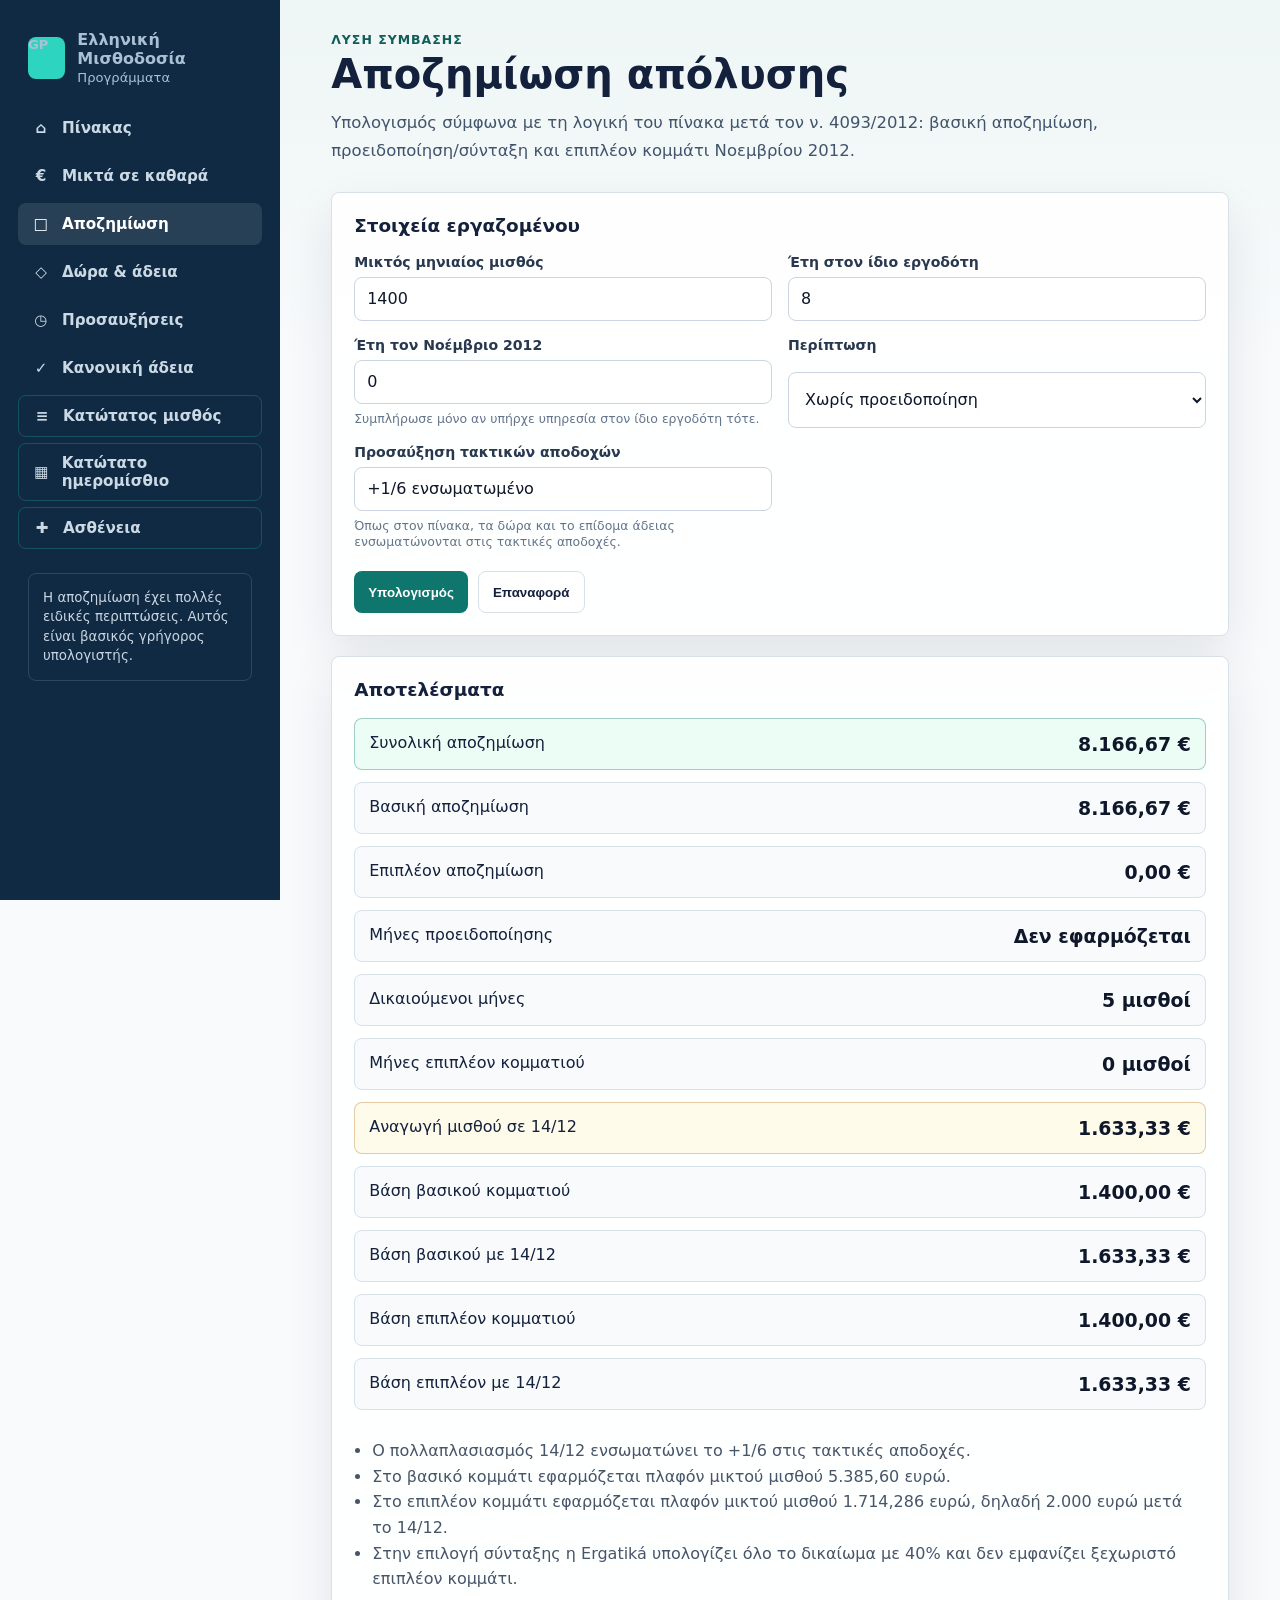
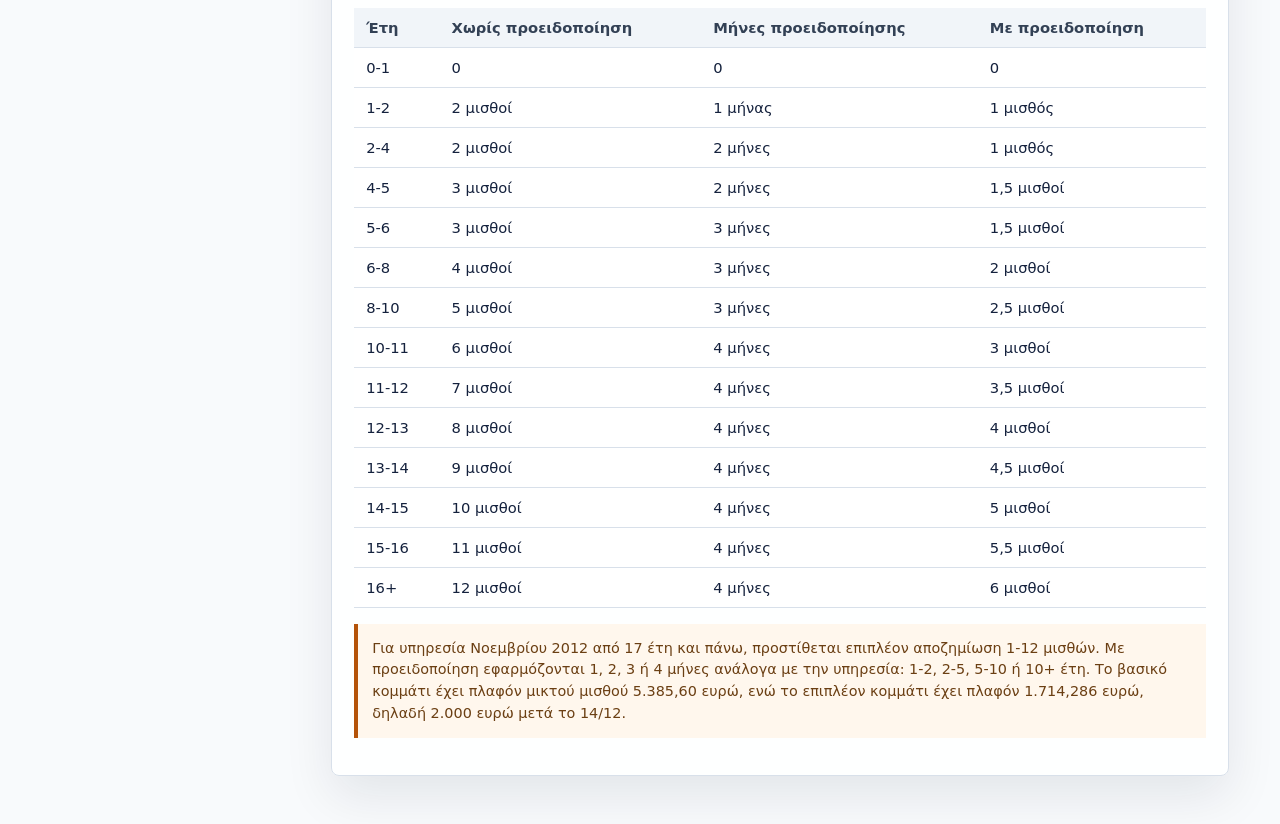
<file: severance.html>
<!doctype html>
<html lang="el">

<head>
  <meta charset="utf-8">
  <meta name="viewport" content="width=device-width, initial-scale=1">
  <title>Αποζημίωση | Greek Payroll</title>
  <link rel="stylesheet" href="assets/styles.css">
</head>

<body data-page="severance">
  <div class="app-shell">
    <aside class="sidebar">
      <a class="brand" href="index.html"><span class="brand-mark">GP</span><span><strong>Ελληνική
            Μισθοδοσία</strong><span>Προγράμματα</span></span></a>
      <nav class="nav-list" aria-label="Κύρια πλοήγηση">
        <a class="nav-link" data-page="index" href="index.html"><span class="nav-icon">⌂</span> Πίνακας</a><a
          class="nav-link" data-page="salary" href="salary.html"><span class="nav-icon">€</span> Μικτά σε καθαρά</a><a
          class="nav-link" data-page="severance" href="severance.html"><span class="nav-icon">□</span> Αποζημίωση</a><a
          class="nav-link" data-page="gifts" href="gifts.html"><span class="nav-icon">◇</span> Δώρα & άδεια</a><a
          class="nav-link" data-page="overtime" href="overtime.html"><span class="nav-icon">◷</span> Προσαυξήσεις</a><a
          class="nav-link" data-page="leave" href="leave.html"><span class="nav-icon">✓</span> Κανονική άδεια</a><a
          class="nav-link is-new" data-page="minimumSalary" href="minimum.html"><span class="nav-icon">≡</span>
          Κατώτατος μισθός</a>
        <a class="nav-link is-new" data-page="minimumDaily" href="minimum-daily.html"><span class="nav-icon">▦</span>
          Κατώτατο ημερομίσθιο</a><a class="nav-link is-new" data-page="sickness" href="sickness.html"><span
            class="nav-icon">✚</span> Ασθένεια</a>
      </nav>
      <p class="sidebar-note">Η αποζημίωση έχει πολλές ειδικές περιπτώσεις. Αυτός είναι βασικός γρήγορος υπολογιστής.
      </p>
    </aside>
    <main class="content">
      <p class="eyebrow">Λύση σύμβασης</p>
      <h1>Αποζημίωση απόλυσης</h1>
      <p class="page-copy">Υπολογισμός σύμφωνα με τη λογική του πίνακα μετά τον ν. 4093/2012: βασική αποζημίωση,
        προειδοποίηση/σύνταξη και επιπλέον κομμάτι Νοεμβρίου 2012.</p>
      <section class="calculator-layout">
        <form class="panel" id="calculatorForm" data-calculator="severance">
          <h2>Στοιχεία εργαζομένου</h2>
          <div class="form-grid">
            <div class="field"><label for="gross">Μικτός μηνιαίος μισθός</label><input id="gross" type="number" min="0"
                step="0.01" value="1400"></div>
            <div class="field"><label for="years">Έτη στον ίδιο εργοδότη</label><input id="years" type="number" min="0"
                step="0.1" value="8"></div>
            <div class="field"><label for="yearsAt2012">Έτη τον Νοέμβριο 2012</label><input id="yearsAt2012"
                type="number" min="0" step="0.1" value="0"><span class="hint">Συμπλήρωσε μόνο αν υπήρχε υπηρεσία στον
                ίδιο εργοδότη τότε.</span></div>
            <div class="field"><label for="status">Περίπτωση</label><select id="status">
                <option value="normal">Χωρίς προειδοποίηση</option>
                <option value="notice">Με προειδοποίηση</option>
                <option value="pension">Πλήρης σύνταξη</option>
              </select></div>
            <div class="field"><label>Προσαύξηση τακτικών αποδοχών</label><input value="+1/6 ενσωματωμένο"
                disabled><span class="hint">Όπως στον πίνακα, τα δώρα και το επίδομα άδειας ενσωματώνονται στις τακτικές
                αποδοχές.</span></div>
          </div>
          <div class="actions"><button type="submit">Υπολογισμός</button><button class="secondary"
              type="reset">Επαναφορά</button></div>
        </form>
        <aside class="panel">
          <h2>Αποτελέσματα</h2>
          <div class="result-stack" id="results"></div>
          <div class="table-wrap">
            <table>
              <thead>
                <tr>
                  <th>Έτη</th>
                  <th>Χωρίς προειδοποίηση</th>
                  <th>Μήνες προειδοποίησης</th>
                  <th>Με προειδοποίηση</th>
                </tr>
              </thead>
              <tbody>
                <tr>
                  <td>0-1</td>
                  <td>0</td>
                  <td>0</td>
                  <td>0</td>
                </tr>
                <tr>
                  <td>1-2</td>
                  <td>2 μισθοί</td>
                  <td>1 μήνας</td>
                  <td>1 μισθός</td>
                </tr>
                <tr>
                  <td>2-4</td>
                  <td>2 μισθοί</td>
                  <td>2 μήνες</td>
                  <td>1 μισθός</td>
                </tr>
                <tr>
                  <td>4-5</td>
                  <td>3 μισθοί</td>
                  <td>2 μήνες</td>
                  <td>1,5 μισθοί</td>
                </tr>
                <tr>
                  <td>5-6</td>
                  <td>3 μισθοί</td>
                  <td>3 μήνες</td>
                  <td>1,5 μισθοί</td>
                </tr>
                <tr>
                  <td>6-8</td>
                  <td>4 μισθοί</td>
                  <td>3 μήνες</td>
                  <td>2 μισθοί</td>
                </tr>
                <tr>
                  <td>8-10</td>
                  <td>5 μισθοί</td>
                  <td>3 μήνες</td>
                  <td>2,5 μισθοί</td>
                </tr>
                <tr>
                  <td>10-11</td>
                  <td>6 μισθοί</td>
                  <td>4 μήνες</td>
                  <td>3 μισθοί</td>
                </tr>
                <tr>
                  <td>11-12</td>
                  <td>7 μισθοί</td>
                  <td>4 μήνες</td>
                  <td>3,5 μισθοί</td>
                </tr>
                <tr>
                  <td>12-13</td>
                  <td>8 μισθοί</td>
                  <td>4 μήνες</td>
                  <td>4 μισθοί</td>
                </tr>
                <tr>
                  <td>13-14</td>
                  <td>9 μισθοί</td>
                  <td>4 μήνες</td>
                  <td>4,5 μισθοί</td>
                </tr>
                <tr>
                  <td>14-15</td>
                  <td>10 μισθοί</td>
                  <td>4 μήνες</td>
                  <td>5 μισθοί</td>
                </tr>
                <tr>
                  <td>15-16</td>
                  <td>11 μισθοί</td>
                  <td>4 μήνες</td>
                  <td>5,5 μισθοί</td>
                </tr>
                <tr>
                  <td>16+</td>
                  <td>12 μισθοί</td>
                  <td>4 μήνες</td>
                  <td>6 μισθοί</td>
                </tr>
              </tbody>
            </table>
          </div>
          <p class="source-box">Για υπηρεσία Νοεμβρίου 2012 από 17 έτη και πάνω, προστίθεται επιπλέον αποζημίωση 1-12
            μισθών. Με προειδοποίηση εφαρμόζονται 1, 2, 3 ή 4 μήνες ανάλογα με την υπηρεσία: 1-2, 2-5, 5-10 ή 10+ έτη.
            Το βασικό κομμάτι έχει πλαφόν μικτού μισθού 5.385,60 ευρώ, ενώ το επιπλέον κομμάτι έχει πλαφόν 1.714,286
            ευρώ, δηλαδή 2.000 ευρώ μετά το 14/12.</p>
        </aside>
      </section>
    </main>
  </div>
  <script src="assets/config.js"></script>
  <script src="assets/miscalc.js"></script>
  <script src="assets/app.js"></script>
</body>

</html>
</file>
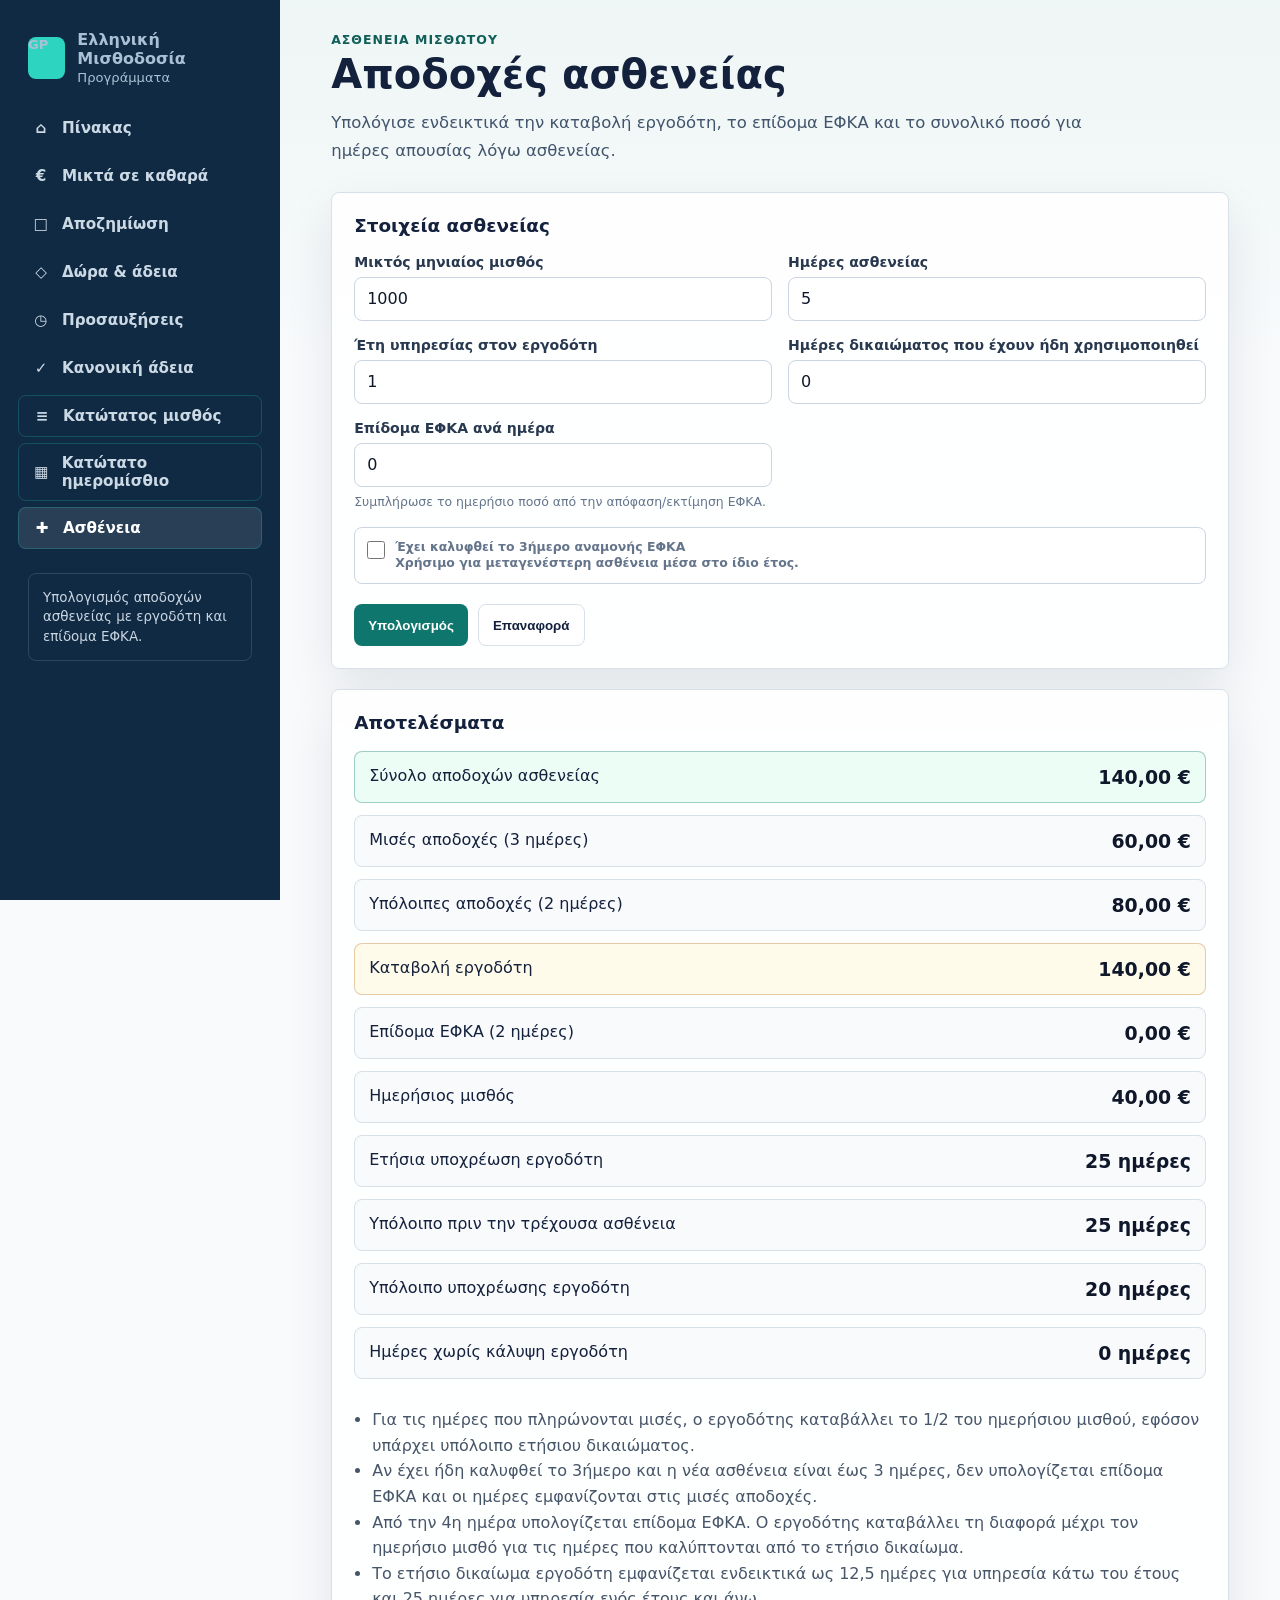
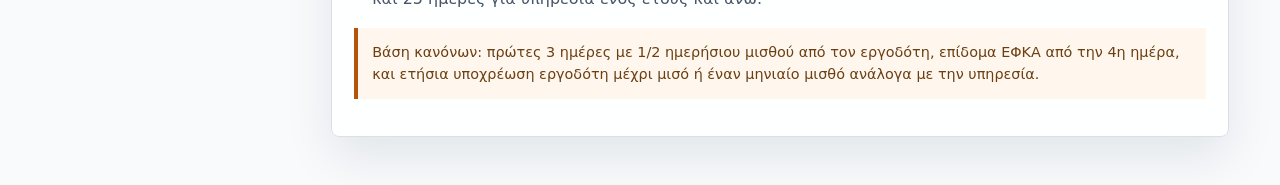
<file: sickness.html>
<!doctype html>
<html lang="el">

<head>
  <meta charset="utf-8">
  <meta name="viewport" content="width=device-width, initial-scale=1">
  <title>Αποδοχές ασθενείας | Greek Payroll</title>
  <link rel="stylesheet" href="assets/styles.css">
</head>

<body data-page="sickness">
  <div class="app-shell">
    <aside class="sidebar">
      <a class="brand" href="index.html"><span class="brand-mark">GP</span><span><strong>Ελληνική
            Μισθοδοσία</strong><span>Προγράμματα</span></span></a>
      <nav class="nav-list" aria-label="Κύρια πλοήγηση">
        <a class="nav-link" data-page="index" href="index.html"><span class="nav-icon">⌂</span> Πίνακας</a>
        <a class="nav-link" data-page="salary" href="salary.html"><span class="nav-icon">€</span> Μικτά σε καθαρά</a>
        <a class="nav-link" data-page="severance" href="severance.html"><span class="nav-icon">□</span> Αποζημίωση</a>
        <a class="nav-link" data-page="gifts" href="gifts.html"><span class="nav-icon">◇</span> Δώρα & άδεια</a>
        <a class="nav-link" data-page="overtime" href="overtime.html"><span class="nav-icon">◷</span> Προσαυξήσεις</a>
        <a class="nav-link" data-page="leave" href="leave.html"><span class="nav-icon">✓</span> Κανονική άδεια</a>
        <a class="nav-link is-new" data-page="minimumSalary" href="minimum.html"><span class="nav-icon">≡</span>
          Κατώτατος μισθός</a>
        <a class="nav-link is-new" data-page="minimumDaily" href="minimum-daily.html"><span class="nav-icon">▦</span>
          Κατώτατο ημερομίσθιο</a>
        <a class="nav-link is-new" data-page="sickness" href="sickness.html"><span class="nav-icon">✚</span>
          Ασθένεια</a>
      </nav>
      <p class="sidebar-note">Υπολογισμός αποδοχών ασθενείας με εργοδότη και επίδομα ΕΦΚΑ.</p>
    </aside>
    <main class="content">
      <p class="eyebrow">Ασθένεια μισθωτού</p>
      <h1>Αποδοχές ασθενείας</h1>
      <p class="page-copy">Υπολόγισε ενδεικτικά την καταβολή εργοδότη, το επίδομα ΕΦΚΑ και το συνολικό ποσό για ημέρες
        απουσίας λόγω ασθενείας.</p>
      <section class="calculator-layout">
        <form class="panel" id="calculatorForm" data-calculator="sickness">
          <h2>Στοιχεία ασθενείας</h2>
          <div class="form-grid">
            <div class="field"><label for="gross">Μικτός μηνιαίος μισθός</label><input id="gross" type="number" min="0"
                step="0.01" value="1000"></div>
            <div class="field"><label for="sickDays">Ημέρες ασθενείας</label><input id="sickDays" type="number" min="0"
                step="0.5" value="5"></div>
            <div class="field"><label for="serviceYears">Έτη υπηρεσίας στον εργοδότη</label><input id="serviceYears"
                type="number" min="0" step="0.1" value="1"></div>
            <div class="field"><label for="usedEntitlement">Ημέρες δικαιώματος που έχουν ήδη
                χρησιμοποιηθεί</label><input id="usedEntitlement" type="number" min="0" step="0.5" value="0"></div>
            <div class="field"><label for="efkaDaily">Επίδομα ΕΦΚΑ ανά ημέρα</label><input id="efkaDaily" type="number"
                min="0" step="0.01" value="0"><span class="hint">Συμπλήρωσε το ημερήσιο ποσό από την απόφαση/εκτίμηση
                ΕΦΚΑ.</span></div>
            <div class="field full">
              <label class="check-field" for="waitingServed">
                <input id="waitingServed" type="checkbox">
                <span><strong>Έχει καλυφθεί το 3ήμερο αναμονής ΕΦΚΑ</strong><br>Χρήσιμο για μεταγενέστερη ασθένεια μέσα
                  στο ίδιο έτος.</span>
              </label>
            </div>
          </div>
          <div class="actions"><button type="submit">Υπολογισμός</button><button class="secondary"
              type="reset">Επαναφορά</button></div>
        </form>
        <aside class="panel">
          <h2>Αποτελέσματα</h2>
          <div class="result-stack" id="results"></div>
          <p class="source-box">Βάση κανόνων: πρώτες 3 ημέρες με 1/2 ημερήσιου μισθού από τον εργοδότη, επίδομα ΕΦΚΑ από
            την 4η ημέρα, και ετήσια υποχρέωση εργοδότη μέχρι μισό ή έναν μηνιαίο μισθό ανάλογα με την υπηρεσία.</p>
        </aside>
      </section>
    </main>
  </div>
  <script src="assets/config.js"></script>
  <script src="assets/miscalc.js"></script>
  <script src="assets/app.js"></script>
</body>

</html>
</file>
<file: assets/styles.css>
:root {
  color-scheme: light;
  --ink: #14213d;
  --muted: #64748b;
  --line: #d8e0ea;
  --paper: #ffffff;
  --wash: #f5f7fb;
  --brand: #0f766e;
  --brand-dark: #115e59;
  --accent: #b45309;
  --danger: #b91c1c;
  --ok: #166534;
  --shadow: 0 20px 50px rgba(15, 23, 42, 0.09);
  font-family:
    Inter,
    'Segoe UI',
    system-ui,
    -apple-system,
    BlinkMacSystemFont,
    sans-serif;
}

* {
  box-sizing: border-box;
}

body {
  margin: 0;
  min-height: 100vh;
  background: linear-gradient(180deg, #eef6f5 0, #f8fafc 360px);
  color: var(--ink);
  overflow-x: hidden;
}

a {
  color: inherit;
  text-decoration: none;
}

.app-shell {
  display: grid;
  grid-template-columns: 280px 1fr;
  min-height: 100vh;
}

.sidebar {
  position: sticky;
  top: 0;
  height: 100vh;
  padding: 28px 18px;
  background: #102a43;
  color: #e2edf6;
  overflow-y: auto;
}

.brand {
  display: flex;
  align-items: center;
  gap: 12px;
  padding: 0 10px 22px;
}

.brand-mark {
  display: grid;
  place-items: center;
  width: 42px;
  height: 42px;
  border-radius: 8px;
  background: #2dd4bf;
  color: #0f172a;
  font-weight: 900;
}

.brand strong {
  display: block;
  font-size: 1rem;
}

.brand span {
  display: block;
  margin-top: 2px;
  color: #aac0d4;
  font-size: 0.82rem;
}

.nav-list {
  display: grid;
  gap: 6px;
}

.nav-link {
  display: flex;
  align-items: center;
  gap: 10px;
  min-height: 42px;
  padding: 10px 12px;
  border-radius: 8px;
  color: #cbd9e5;
  font-weight: 650;
  font-size: 0.95rem;
}

.nav-link:hover,
.nav-link.is-active {
  background: rgba(255, 255, 255, 0.1);
  color: #ffffff;
}

.nav-icon {
  width: 22px;
  text-align: center;
}

.nav-link.is-new {
  border: 1px solid rgba(45, 212, 191, 0.24);
}

.sidebar-note {
  margin: 24px 10px 0;
  padding: 14px;
  border: 1px solid rgba(255, 255, 255, 0.13);
  border-radius: 8px;
  color: #c9d6e2;
  font-size: 0.84rem;
  line-height: 1.45;
}

.content {
  padding: 32px clamp(18px, 4vw, 54px) 48px;
  min-width: 0;
}

.topbar {
  display: flex;
  align-items: center;
  justify-content: space-between;
  gap: 18px;
  margin-bottom: 28px;
}

.eyebrow {
  margin: 0 0 8px;
  color: var(--brand-dark);
  font-size: 0.78rem;
  font-weight: 800;
  letter-spacing: 0.08em;
  text-transform: uppercase;
}

h1 {
  margin: 0;
  font-size: clamp(2rem, 5vw, 2.5rem);
  line-height: 0.96;
  letter-spacing: 0;
  overflow-wrap: anywhere;
}

.page-copy {
  max-width: 780px;
  margin: 16px 0 0;
  color: #41546c;
  font-size: 1.03rem;
  line-height: 1.65;
}

.pill {
  display: inline-flex;
  align-items: center;
  gap: 8px;
  min-height: 36px;
  padding: 8px 12px;
  border: 1px solid var(--line);
  border-radius: 999px;
  background: rgba(255, 255, 255, 0.72);
  color: #334155;
  font-size: 0.86rem;
  font-weight: 700;
  white-space: nowrap;
}

.dashboard-grid {
  display: grid;
  grid-template-columns: repeat(3, minmax(0, 1fr));
  gap: 16px;
  margin-top: 30px;
}

.tool-card {
  display: grid;
  gap: 14px;
  min-height: 210px;
  padding: 22px;
  border: 1px solid var(--line);
  border-radius: 8px;
  background: var(--paper);
  box-shadow: var(--shadow);
}

.tool-card h2,
.panel h2 {
  margin: 0;
  font-size: 1.15rem;
  letter-spacing: 0;
}

.tool-card p,
.muted {
  margin: 0;
  color: var(--muted);
  line-height: 1.55;
}

.card-action,
button {
  display: inline-flex;
  align-items: center;
  justify-content: center;
  gap: 8px;
  min-height: 42px;
  width: fit-content;
  padding: 10px 14px;
  border: 0;
  border-radius: 8px;
  background: var(--brand);
  color: #ffffff;
  font-weight: 800;
  cursor: pointer;
}

button.secondary {
  border: 1px solid var(--line);
  background: #ffffff;
  color: var(--ink);
}

.calculator-layout {
  display: grid;
  grid-template-columns: 1fr;
  gap: 20px;
  align-items: start;
  margin-top: 28px;
}

.panel {
  padding: 22px;
  border: 1px solid var(--line);
  border-radius: 8px;
  background: rgba(255, 255, 255, 0.92);
  box-shadow: var(--shadow);
  min-width: 0;
}

.form-grid {
  display: grid;
  grid-template-columns: repeat(2, minmax(0, 1fr));
  gap: 16px;
  margin-top: 18px;
}

.field {
  display: grid;
  gap: 7px;
}

.field.full {
  grid-column: 1 / -1;
}

label {
  font-size: 0.88rem;
  font-weight: 800;
  color: #28384f;
  overflow-wrap: anywhere;
}

input,
select {
  width: 100%;
  min-height: 44px;
  padding: 10px 12px;
  border: 1px solid #cbd5e1;
  border-radius: 8px;
  background: #ffffff;
  color: #0f172a;
  font: inherit;
  font-size: 16px;
}

.check-field {
  display: flex;
  align-items: flex-start;
  gap: 10px;
  min-height: 44px;
  padding: 11px 12px;
  border: 1px solid #cbd5e1;
  border-radius: 8px;
  background: #ffffff;
}

.check-field input {
  width: 18px;
  min-height: 18px;
  margin: 2px 0 0;
  accent-color: var(--brand);
}

.check-field span {
  display: block;
  color: var(--muted);
  font-size: 0.78rem;
  line-height: 1.35;
}

input:focus,
select:focus {
  border-color: var(--brand);
  box-shadow: 0 0 0 3px rgba(15, 118, 110, 0.15);
  outline: none;
}

.hint {
  color: var(--muted);
  font-size: 0.78rem;
  line-height: 1.35;
}

.actions {
  display: flex;
  flex-wrap: wrap;
  gap: 10px;
  margin-top: 20px;
}

.result-stack {
  display: grid;
  gap: 12px;
  margin-top: 18px;
}

.metric {
  display: flex;
  justify-content: space-between;
  gap: 16px;
  padding: 14px;
  border: 1px solid var(--line);
  border-radius: 8px;
  background: #f8fafc;
  min-width: 0;
}

.metric span {
  min-width: 0;
  overflow-wrap: anywhere;
}

.metric strong {
  color: #0f172a;
  font-size: 1.18rem;
  white-space: nowrap;
}

.metric.total {
  border-color: rgba(15, 118, 110, 0.35);
  background: #ecfdf5;
}

.metric.warning {
  border-color: rgba(180, 83, 9, 0.3);
  background: #fffbeb;
}

.breakdown {
  margin: 16px 0 0;
  padding-left: 18px;
  color: #475569;
  line-height: 1.6;
}

.source-box {
  margin-top: 16px;
  padding: 14px;
  border-left: 4px solid var(--accent);
  background: #fff7ed;
  color: #6b3f13;
  line-height: 1.5;
  font-size: 0.9rem;
}

.table-wrap {
  position: relative;
  overflow-x: auto;
  margin-top: 16px;
  max-width: 100%;
  -webkit-overflow-scrolling: touch;
}

.history-table {
  overflow-wrap: anywhere;
}

.history-table-wrap {
  overflow-x: visible;
}

table {
  width: 100%;
  min-width: 560px;
  border-collapse: collapse;
  background: #ffffff;
}

th,
td {
  padding: 11px 12px;
  border-bottom: 1px solid var(--line);
  text-align: left;
  font-size: 0.92rem;
}

th {
  color: #334155;
  background: #f1f5f9;
}

.rate-table th span {
  display: block;
  margin-top: 3px;
  color: var(--muted);
  font-size: 0.76rem;
  font-weight: 700;
}

.rate-table td:not(:first-child),
.rate-table th:not(:first-child) {
  text-align: right;
  white-space: nowrap;
}

.history-table {
  table-layout: fixed;
  min-width: 0;
}

.history-table th:first-child,
.history-table td:first-child {
  width: 118px;
  white-space: nowrap;
}

.history-table td:nth-child(2),
.history-table th:nth-child(2) {
  width: 120px;
  text-align: right;
  white-space: nowrap;
}

.history-table th:nth-child(3),
.history-table td:nth-child(3) {
  width: auto;
}

.mobile-menu {
  display: none;
}

@media (max-width: 980px) {
  .app-shell {
    grid-template-columns: 1fr;
  }

  .sidebar {
    position: static;
    height: auto;
    padding: 14px;
  }

  .brand {
    padding-bottom: 12px;
  }

  .nav-list {
    grid-template-columns: repeat(2, minmax(0, 1fr));
  }

  .sidebar-note {
    display: none;
  }

  .dashboard-grid,
  .calculator-layout {
    grid-template-columns: 1fr;
  }
}

@media (max-width: 640px) {
  body {
    background: #f8fafc;
  }

  .sidebar {
    padding: 12px 12px 10px;
  }

  .brand {
    gap: 10px;
    padding: 0 2px 12px;
  }

  .brand-mark {
    width: 38px;
    height: 38px;
  }

  .brand strong {
    font-size: 0.95rem;
  }

  .brand span {
    font-size: 0.78rem;
  }

  .nav-list {
    display: grid;
    grid-template-columns: repeat(2, minmax(0, 1fr));
    gap: 8px;
    margin: 0;
    padding: 0;
    overflow: visible;
  }

  .nav-link {
    min-height: 40px;
    max-width: none;
    padding: 9px 11px;
    border: 1px solid rgba(255, 255, 255, 0.12);
    background: rgba(255, 255, 255, 0.06);
    white-space: normal;
  }

  .nav-icon {
    flex: 0 0 20px;
  }

  .content {
    padding: 20px 12px 34px;
  }

  .topbar {
    align-items: flex-start;
    flex-direction: column;
  }

  .form-grid {
    grid-template-columns: 1fr;
    gap: 13px;
  }

  .panel,
  .tool-card {
    padding: 16px;
  }

  .metric {
    flex-direction: column;
    gap: 6px;
  }

  .metric strong {
    white-space: normal;
  }

  .actions {
    display: grid;
    grid-template-columns: 1fr;
  }

  .card-action,
  button {
    width: 100%;
  }

  table {
    min-width: 480px;
  }

  .history-table {
    min-width: 0;
    table-layout: auto;
  }

  .history-table,
  .history-table tbody,
  .history-table tr,
  .history-table td {
    display: block;
    width: 100%;
  }

  .history-table thead {
    position: absolute;
    width: 1px;
    height: 1px;
    overflow: hidden;
    clip: rect(0 0 0 0);
    white-space: nowrap;
  }

  .history-table tr {
    padding: 10px;
    border-bottom: 1px solid var(--line);
    background: #ffffff;
  }

  .history-table tr:last-child {
    border-bottom: 0;
  }

  .history-table td {
    display: grid;
    grid-template-columns: minmax(92px, 0.42fr) minmax(0, 1fr);
    gap: 10px;
    padding: 7px 0;
    border-bottom: 0;
    text-align: left;
    white-space: normal;
  }

  .history-table td::before {
    color: var(--muted);
    font-size: 0.78rem;
    font-weight: 800;
  }

  .history-table td:nth-child(1)::before {
    content: 'Περίοδος';
  }

  .history-table td:nth-child(2)::before {
    content: 'Μισθός';
  }

  .history-table-daily td:nth-child(2)::before {
    content: 'Ημερομίσθιο';
  }

  .history-table td:nth-child(3)::before {
    content: 'Σημείωση';
  }

  .history-table td:nth-child(2) {
    text-align: left;
    white-space: normal;
  }

  .table-wrap {
    border: 1px solid var(--line);
    border-radius: 8px;
  }

  .table-wrap table {
    margin: 0;
  }

  th,
  td {
    padding: 10px;
    font-size: 0.86rem;
  }
}

@media (max-width: 420px) {
  .nav-list {
    gap: 6px;
  }

  .nav-link {
    gap: 6px;
    min-height: 38px;
    padding: 8px;
    font-size: 0.82rem;
  }

  .nav-icon {
    flex-basis: 18px;
    width: 18px;
  }

  h1 {
    font-size: 1.82rem;
    line-height: 1.05;
  }

  .page-copy {
    font-size: 0.96rem;
    line-height: 1.55;
  }

  .panel h2,
  .tool-card h2 {
    font-size: 1.04rem;
  }

  .calculator-layout {
    gap: 14px;
    margin-top: 22px;
  }

  .check-field {
    padding: 10px;
  }

  .source-box {
    padding: 12px;
    font-size: 0.84rem;
  }

  .rate-table {
    min-width: 560px;
  }

  .history-table td {
    grid-template-columns: 86px minmax(0, 1fr);
  }
}

@media (max-width: 340px) {
  .nav-list {
    grid-template-columns: 1fr;
  }

  .nav-link {
    min-height: 36px;
  }
}
</file>
